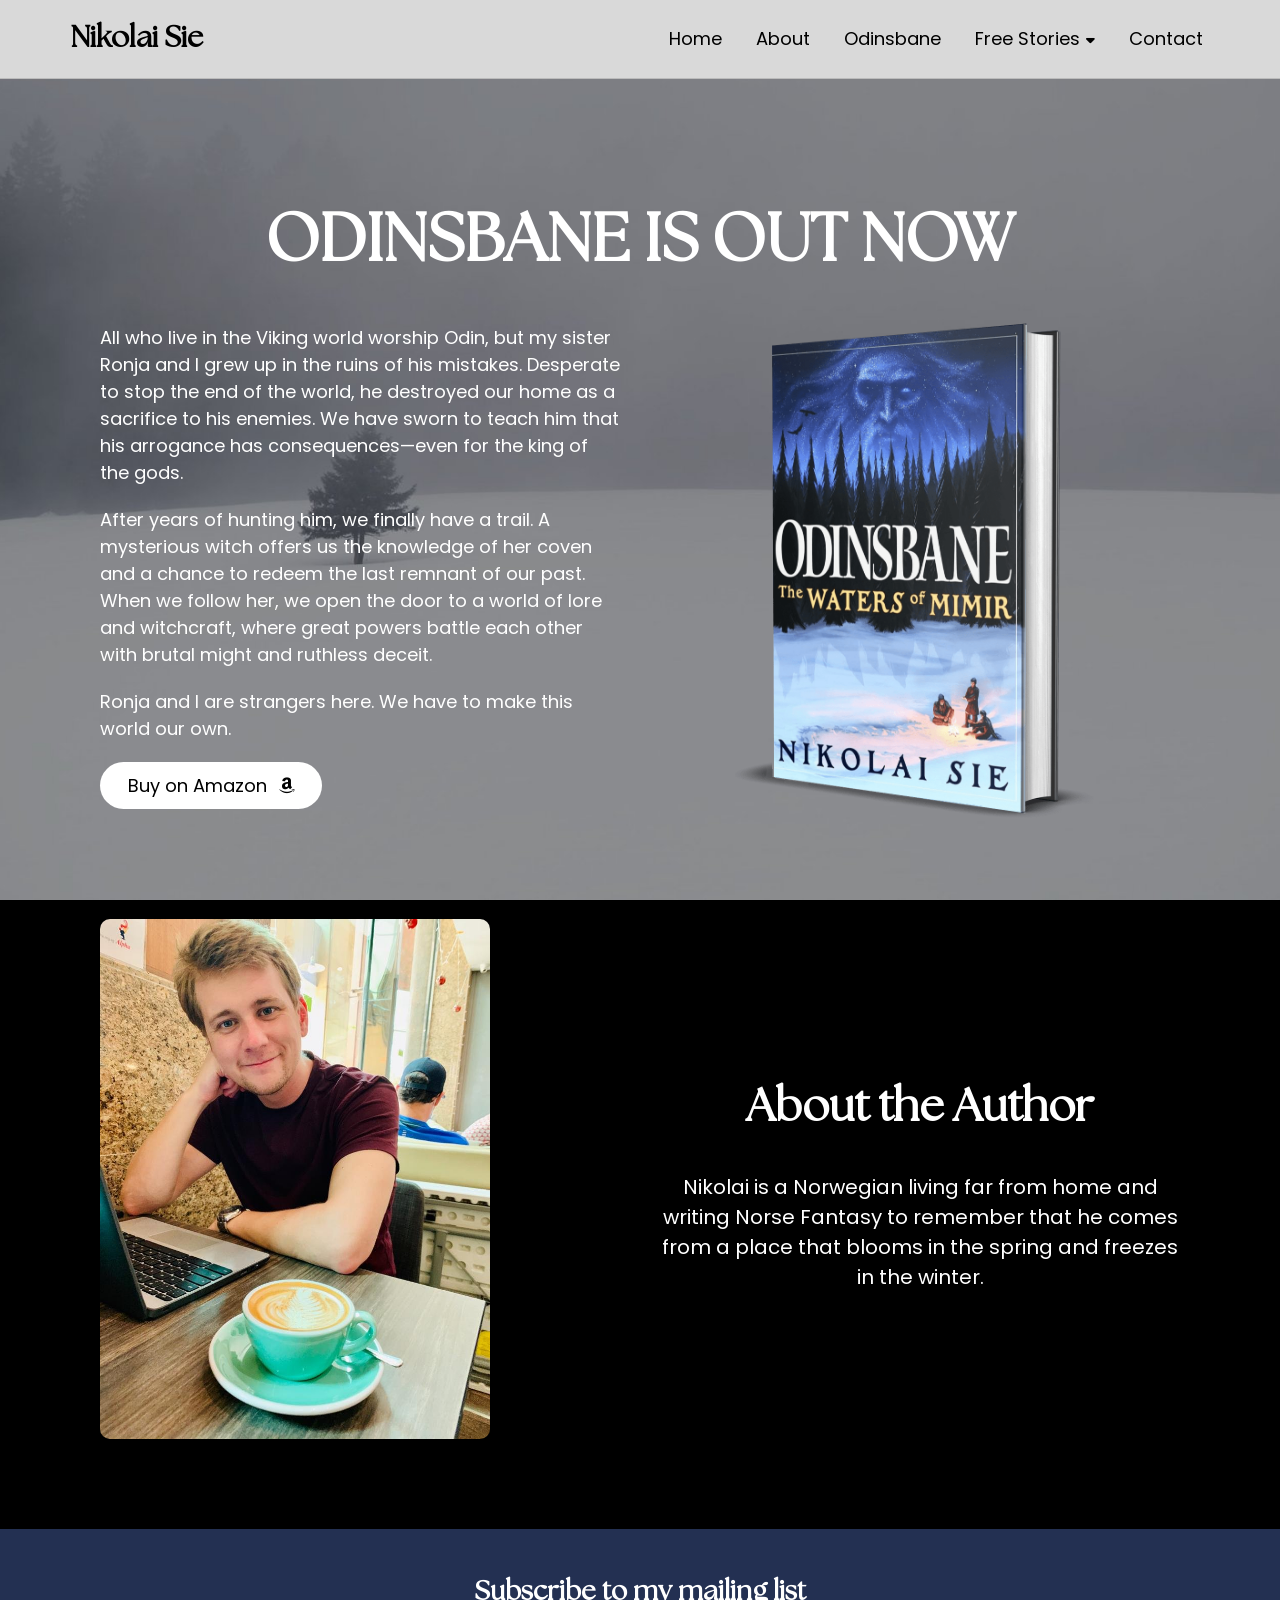
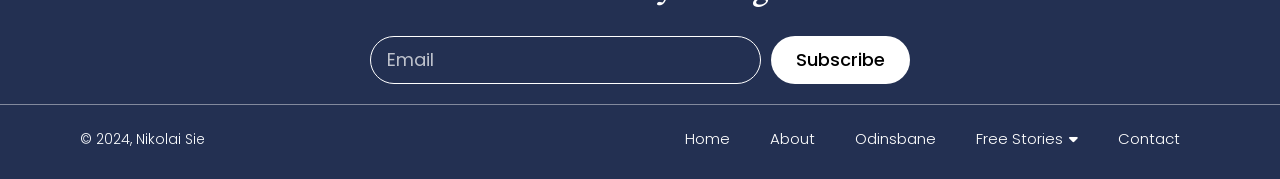
<file: index.html>
<!doctype html>
<html lang="en">
<head>
<meta charset="utf-8">
<meta name="viewport" content="width=device-width, initial-scale=1">
<title>Nikolai Sie</title>
<meta name="description" content="Nikolai Sie writes Norse fantasy. Odinsbane is out now.">
<link rel="icon" href="/assets/img/favicon.png">
<link rel="preconnect" href="https://fonts.googleapis.com">
<link rel="preconnect" href="https://fonts.gstatic.com" crossorigin>
<link rel="stylesheet" href="https://fonts.googleapis.com/css2?family=Poppins:wght@300;400;500;600;700&amp;display=swap">
<link rel="stylesheet" href="https://cdnjs.cloudflare.com/ajax/libs/font-awesome/6.5.2/css/all.min.css">
<link rel="stylesheet" href="/assets/style.css">
<script src="/assets/site.js" defer></script>
</head>
<body>
<a class="skip" href="#content">Skip to content</a>
<header class="site-header">
  <div class="wrap header-inner">
    <a class="brand" href="/">Nikolai Sie</a>
    <button class="menu-toggle" aria-label="Menu" aria-expanded="false" aria-controls="nav"><span></span><span></span><span></span></button>
    <nav id="nav" class="nav">
      <ul>
        <li><a href="/">Home</a></li>
        <li><a href="/#bio">About</a></li>
        <li><a href="/odinsbane/">Odinsbane</a></li>
        <li class="has-sub"><a href="#" aria-haspopup="true">Free Stories<i class="fas fa-caret-down" aria-hidden="true"></i></a>
          <ul>
            <li><a href="/free-stories/jotunheist/">Jotunheist</a></li>
            <li><a href="/free-stories/witchblade/">Witchblade</a></li>
          </ul>
        </li>
        <li><a href="/contact/">Contact</a></li>
      </ul>
    </nav>
  </div>
</header>
<main id="content">
<section class="hero">
  <div class="wrap">
    <h2 class="hero-title">Odinsbane is out now</h2>
  </div>
  <div class="wrap book">
    <div class="book-text">
      <p>All who live in the Viking world worship Odin, but my sister Ronja and I grew up in the ruins of his mistakes. Desperate to stop the end of the world, he destroyed our home as a sacrifice to his enemies. We have sworn to teach him that his arrogance has consequences—even for the king of the gods.</p>
<p>After years of hunting him, we finally have a trail. A mysterious witch offers us the knowledge of her coven and a chance to redeem the last remnant of our past. When we follow her, we open the door to a world of lore and witchcraft, where great powers battle each other with brutal might and ruthless deceit.</p>
<p>Ronja and I are strangers here. We have to make this world our own.</p>
      <a class="btn" href="https://www.amazon.co.uk/Odinsbane-Waters-Mimir-Saga/dp/B0DX1754L5" target="_blank" rel="noopener">Buy on Amazon<i class="fab fa-amazon" aria-hidden="true"></i></a>
    </div>
    <div class="book-cover"><img src="/assets/img/odinsbane-cover.png" alt="Odinsbane cover" width="913" height="1106"></div>
  </div>
  <div class="wrap about" id="bio">
    <div class="about-img"><img src="/assets/img/nikolai-sie.jpeg" alt="Nikolai Sie" width="768" height="1024"></div>
    <div class="about-text">
      <h2>About the Author</h2>
      <p>Nikolai is a Norwegian living far from home and writing Norse Fantasy to remember that he comes from a place that blooms in the spring and freezes in the winter.</p>
    </div>
  </div>
</section>
</main>
<section class="subscribe">
  <div class="wrap">
    <h2 class="fade-in">Subscribe to my mailing list</h2>
    <form class="sub-form" method="post" action="#" name="subscribe">
      <input type="email" name="email" placeholder="Email" required aria-label="Email">
      <button type="submit">Subscribe</button>
    </form>
  </div>
</section>
<footer class="site-footer">
  <div class="wrap footer-inner">
    <p>&copy; 2024, Nikolai Sie</p>
    <nav class="footer-nav">
      <ul>
        <li><a href="/">Home</a></li>
        <li><a href="/#bio">About</a></li>
        <li><a href="/odinsbane/">Odinsbane</a></li>
        <li class="has-sub"><a href="#" aria-haspopup="true">Free Stories<i class="fas fa-caret-down" aria-hidden="true"></i></a>
          <ul>
            <li><a href="/free-stories/jotunheist/">Jotunheist</a></li>
            <li><a href="/free-stories/witchblade/">Witchblade</a></li>
          </ul>
        </li>
        <li><a href="/contact/">Contact</a></li>
      </ul>
    </nav>
  </div>
</footer>
</body>
</html>
</file>
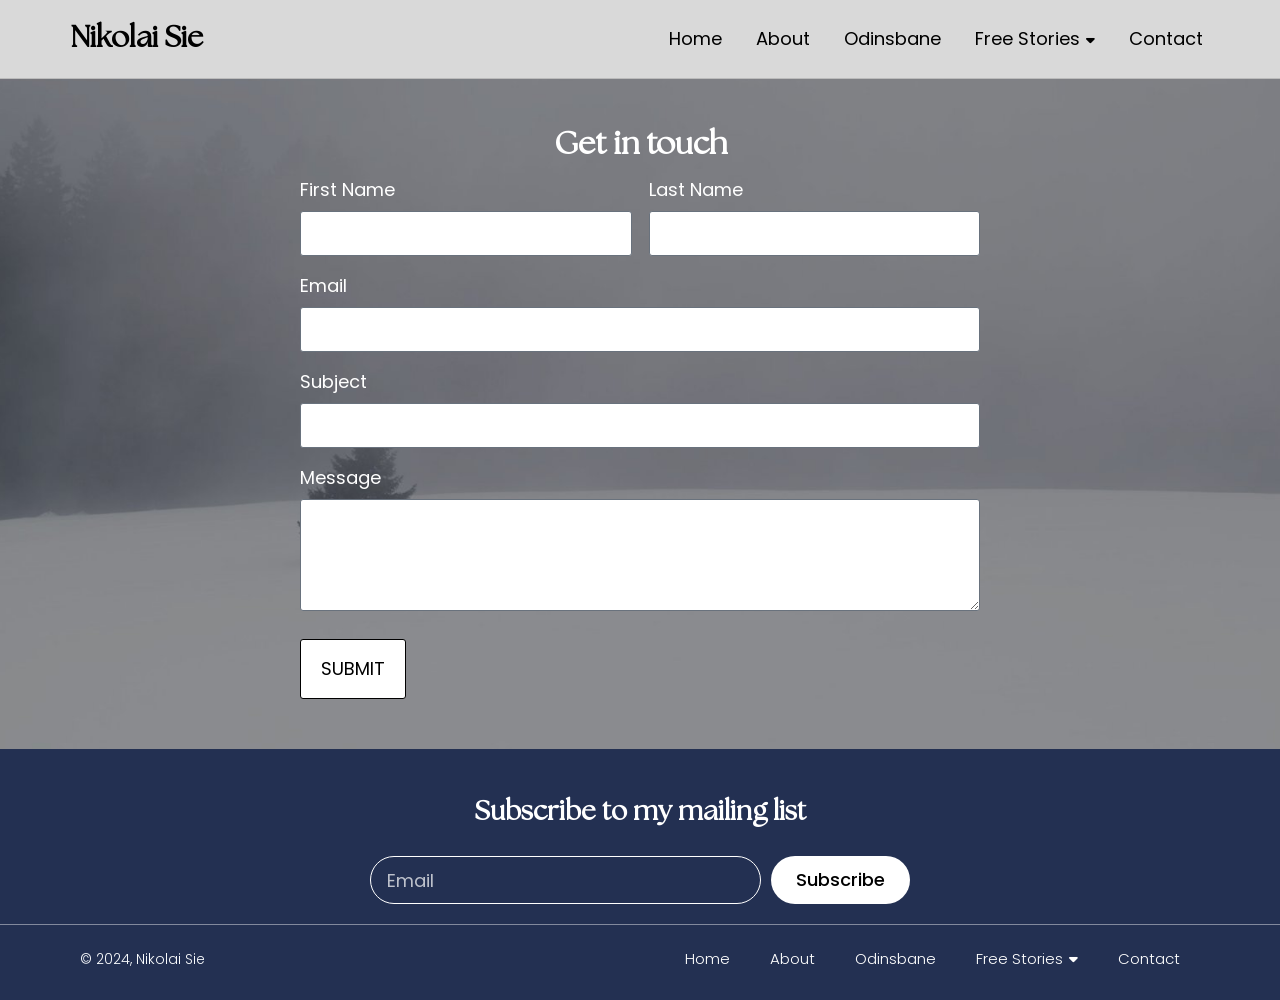
<file: contact/index.html>
<!doctype html>
<html lang="en">
<head>
<meta charset="utf-8">
<meta name="viewport" content="width=device-width, initial-scale=1">
<title>Contact - Nikolai Sie</title>
<meta name="description" content="Nikolai Sie writes Norse fantasy. Odinsbane is out now.">
<link rel="icon" href="/assets/img/favicon.png">
<link rel="preconnect" href="https://fonts.googleapis.com">
<link rel="preconnect" href="https://fonts.gstatic.com" crossorigin>
<link rel="stylesheet" href="https://fonts.googleapis.com/css2?family=Poppins:wght@300;400;500;600;700&amp;display=swap">
<link rel="stylesheet" href="https://cdnjs.cloudflare.com/ajax/libs/font-awesome/6.5.2/css/all.min.css">
<link rel="stylesheet" href="/assets/style.css">
<script src="/assets/site.js" defer></script>
</head>
<body>
<a class="skip" href="#content">Skip to content</a>
<header class="site-header">
  <div class="wrap header-inner">
    <a class="brand" href="/">Nikolai Sie</a>
    <button class="menu-toggle" aria-label="Menu" aria-expanded="false" aria-controls="nav"><span></span><span></span><span></span></button>
    <nav id="nav" class="nav">
      <ul>
        <li><a href="/">Home</a></li>
        <li><a href="/#bio">About</a></li>
        <li><a href="/odinsbane/">Odinsbane</a></li>
        <li class="has-sub"><a href="#" aria-haspopup="true">Free Stories<i class="fas fa-caret-down" aria-hidden="true"></i></a>
          <ul>
            <li><a href="/free-stories/jotunheist/">Jotunheist</a></li>
            <li><a href="/free-stories/witchblade/">Witchblade</a></li>
          </ul>
        </li>
        <li><a href="/contact/">Contact</a></li>
      </ul>
    </nav>
  </div>
</header>
<main id="content">
<section class="hero hero-short">
  <div class="wrap contact">
    <h2 class="page-title center">Get in touch</h2>
    <form class="contact-form" method="post" action="https://formsubmit.co/nikolai.sie@gmail.com" name="contact">
      <input type="hidden" name="_template" value="table">
      <input type="text" name="_honey" class="honey" tabindex="-1" autocomplete="off" aria-hidden="true">
      <div class="two"><div class="field"><label for="first-name">First Name</label><input id="first-name" name="first-name" type="text" required></div><div class="field"><label for="last-name">Last Name</label><input id="last-name" name="last-name" type="text" required></div></div>
      <div class="field"><label for="email">Email</label><input id="email" name="email" type="email" required></div>
      <div class="field"><label for="subject">Subject</label><input id="subject" name="subject" type="text" required></div>
      <div class="field"><label for="message">Message</label><textarea id="message" name="message" rows="5" required></textarea></div>
      <button class="form-btn" type="submit">Submit</button>
      <p class="form-status" role="status" aria-live="polite"></p>
    </form>
  </div>
</section>
</main>
<section class="subscribe">
  <div class="wrap">
    <h2 class="fade-in">Subscribe to my mailing list</h2>
    <form class="sub-form" method="post" action="#" name="subscribe">
      <input type="email" name="email" placeholder="Email" required aria-label="Email">
      <button type="submit">Subscribe</button>
    </form>
  </div>
</section>
<footer class="site-footer">
  <div class="wrap footer-inner">
    <p>&copy; 2024, Nikolai Sie</p>
    <nav class="footer-nav">
      <ul>
        <li><a href="/">Home</a></li>
        <li><a href="/#bio">About</a></li>
        <li><a href="/odinsbane/">Odinsbane</a></li>
        <li class="has-sub"><a href="#" aria-haspopup="true">Free Stories<i class="fas fa-caret-down" aria-hidden="true"></i></a>
          <ul>
            <li><a href="/free-stories/jotunheist/">Jotunheist</a></li>
            <li><a href="/free-stories/witchblade/">Witchblade</a></li>
          </ul>
        </li>
        <li><a href="/contact/">Contact</a></li>
      </ul>
    </nav>
  </div>
</footer>
</body>
</html>
</file>
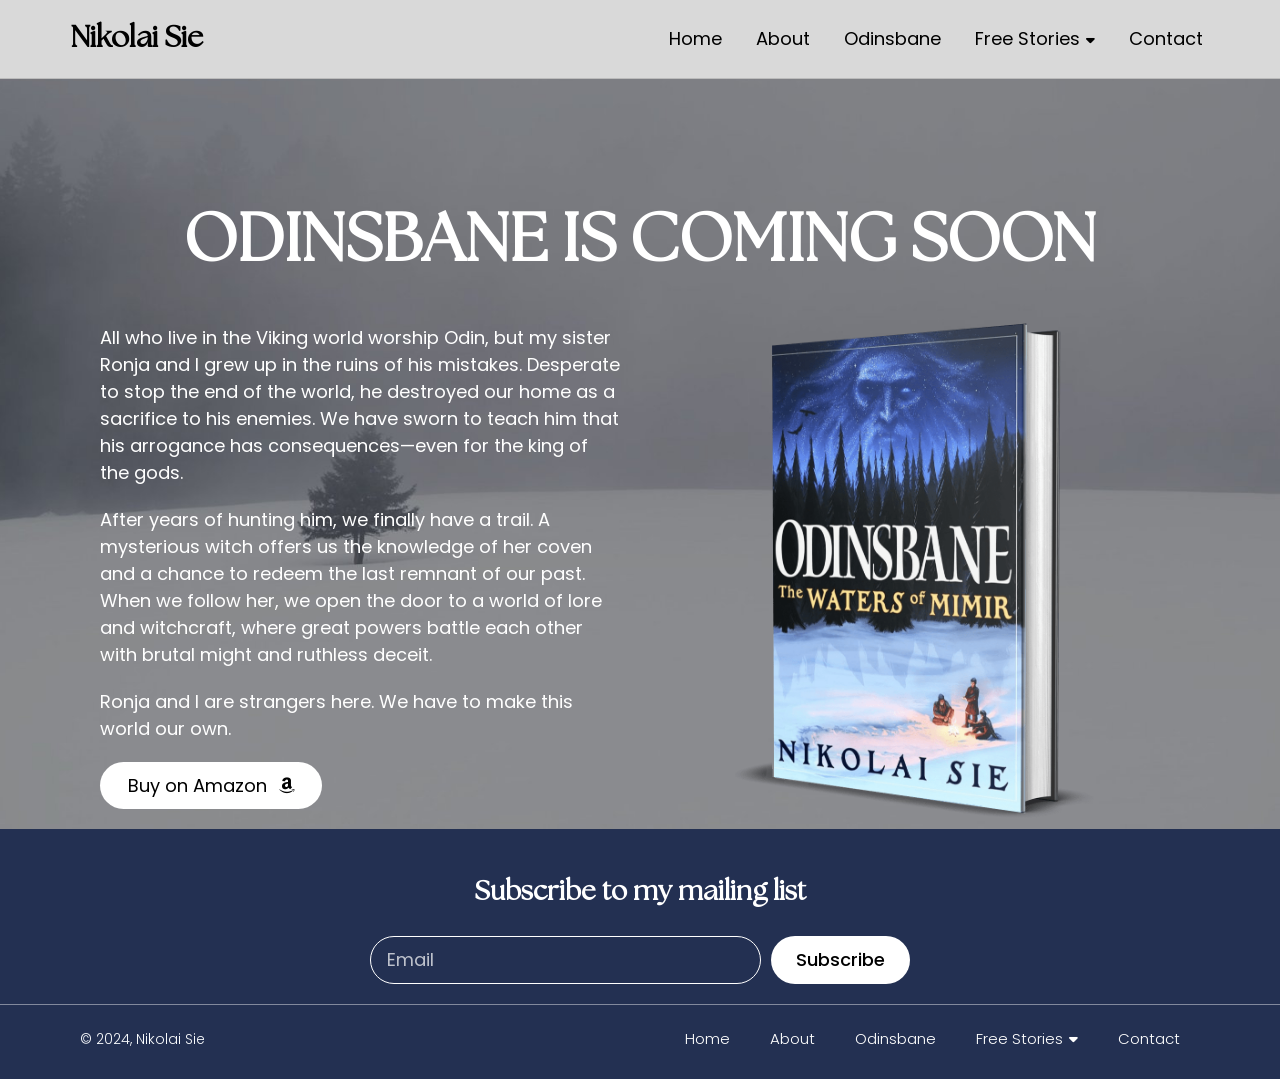
<file: odinsbane/index.html>
<!doctype html>
<html lang="en">
<head>
<meta charset="utf-8">
<meta name="viewport" content="width=device-width, initial-scale=1">
<title>Odinsbane - Nikolai Sie</title>
<meta name="description" content="Nikolai Sie writes Norse fantasy. Odinsbane is out now.">
<link rel="icon" href="/assets/img/favicon.png">
<link rel="preconnect" href="https://fonts.googleapis.com">
<link rel="preconnect" href="https://fonts.gstatic.com" crossorigin>
<link rel="stylesheet" href="https://fonts.googleapis.com/css2?family=Poppins:wght@300;400;500;600;700&amp;display=swap">
<link rel="stylesheet" href="https://cdnjs.cloudflare.com/ajax/libs/font-awesome/6.5.2/css/all.min.css">
<link rel="stylesheet" href="/assets/style.css">
<script src="/assets/site.js" defer></script>
</head>
<body>
<a class="skip" href="#content">Skip to content</a>
<header class="site-header">
  <div class="wrap header-inner">
    <a class="brand" href="/">Nikolai Sie</a>
    <button class="menu-toggle" aria-label="Menu" aria-expanded="false" aria-controls="nav"><span></span><span></span><span></span></button>
    <nav id="nav" class="nav">
      <ul>
        <li><a href="/">Home</a></li>
        <li><a href="/#bio">About</a></li>
        <li><a href="/odinsbane/">Odinsbane</a></li>
        <li class="has-sub"><a href="#" aria-haspopup="true">Free Stories<i class="fas fa-caret-down" aria-hidden="true"></i></a>
          <ul>
            <li><a href="/free-stories/jotunheist/">Jotunheist</a></li>
            <li><a href="/free-stories/witchblade/">Witchblade</a></li>
          </ul>
        </li>
        <li><a href="/contact/">Contact</a></li>
      </ul>
    </nav>
  </div>
</header>
<main id="content">
<section class="hero">
  <div class="wrap">
    <h2 class="hero-title">Odinsbane is coming soon</h2>
  </div>
  <div class="wrap book">
    <div class="book-text">
      <p>All who live in the Viking world worship Odin, but my sister Ronja and I grew up in the ruins of his mistakes. Desperate to stop the end of the world, he destroyed our home as a sacrifice to his enemies. We have sworn to teach him that his arrogance has consequences—even for the king of the gods.</p>
<p>After years of hunting him, we finally have a trail. A mysterious witch offers us the knowledge of her coven and a chance to redeem the last remnant of our past. When we follow her, we open the door to a world of lore and witchcraft, where great powers battle each other with brutal might and ruthless deceit.</p>
<p>Ronja and I are strangers here. We have to make this world our own.</p>
      <a class="btn" href="#link">Buy on Amazon<i class="fab fa-amazon" aria-hidden="true"></i></a>
    </div>
    <div class="book-cover"><img src="/assets/img/odinsbane-cover.png" alt="Odinsbane cover" width="913" height="1106"></div>
  </div>
</section>
</main>
<section class="subscribe">
  <div class="wrap">
    <h2 class="fade-in">Subscribe to my mailing list</h2>
    <form class="sub-form" method="post" action="#" name="subscribe">
      <input type="email" name="email" placeholder="Email" required aria-label="Email">
      <button type="submit">Subscribe</button>
    </form>
  </div>
</section>
<footer class="site-footer">
  <div class="wrap footer-inner">
    <p>&copy; 2024, Nikolai Sie</p>
    <nav class="footer-nav">
      <ul>
        <li><a href="/">Home</a></li>
        <li><a href="/#bio">About</a></li>
        <li><a href="/odinsbane/">Odinsbane</a></li>
        <li class="has-sub"><a href="#" aria-haspopup="true">Free Stories<i class="fas fa-caret-down" aria-hidden="true"></i></a>
          <ul>
            <li><a href="/free-stories/jotunheist/">Jotunheist</a></li>
            <li><a href="/free-stories/witchblade/">Witchblade</a></li>
          </ul>
        </li>
        <li><a href="/contact/">Contact</a></li>
      </ul>
    </nav>
  </div>
</footer>
</body>
</html>
</file>
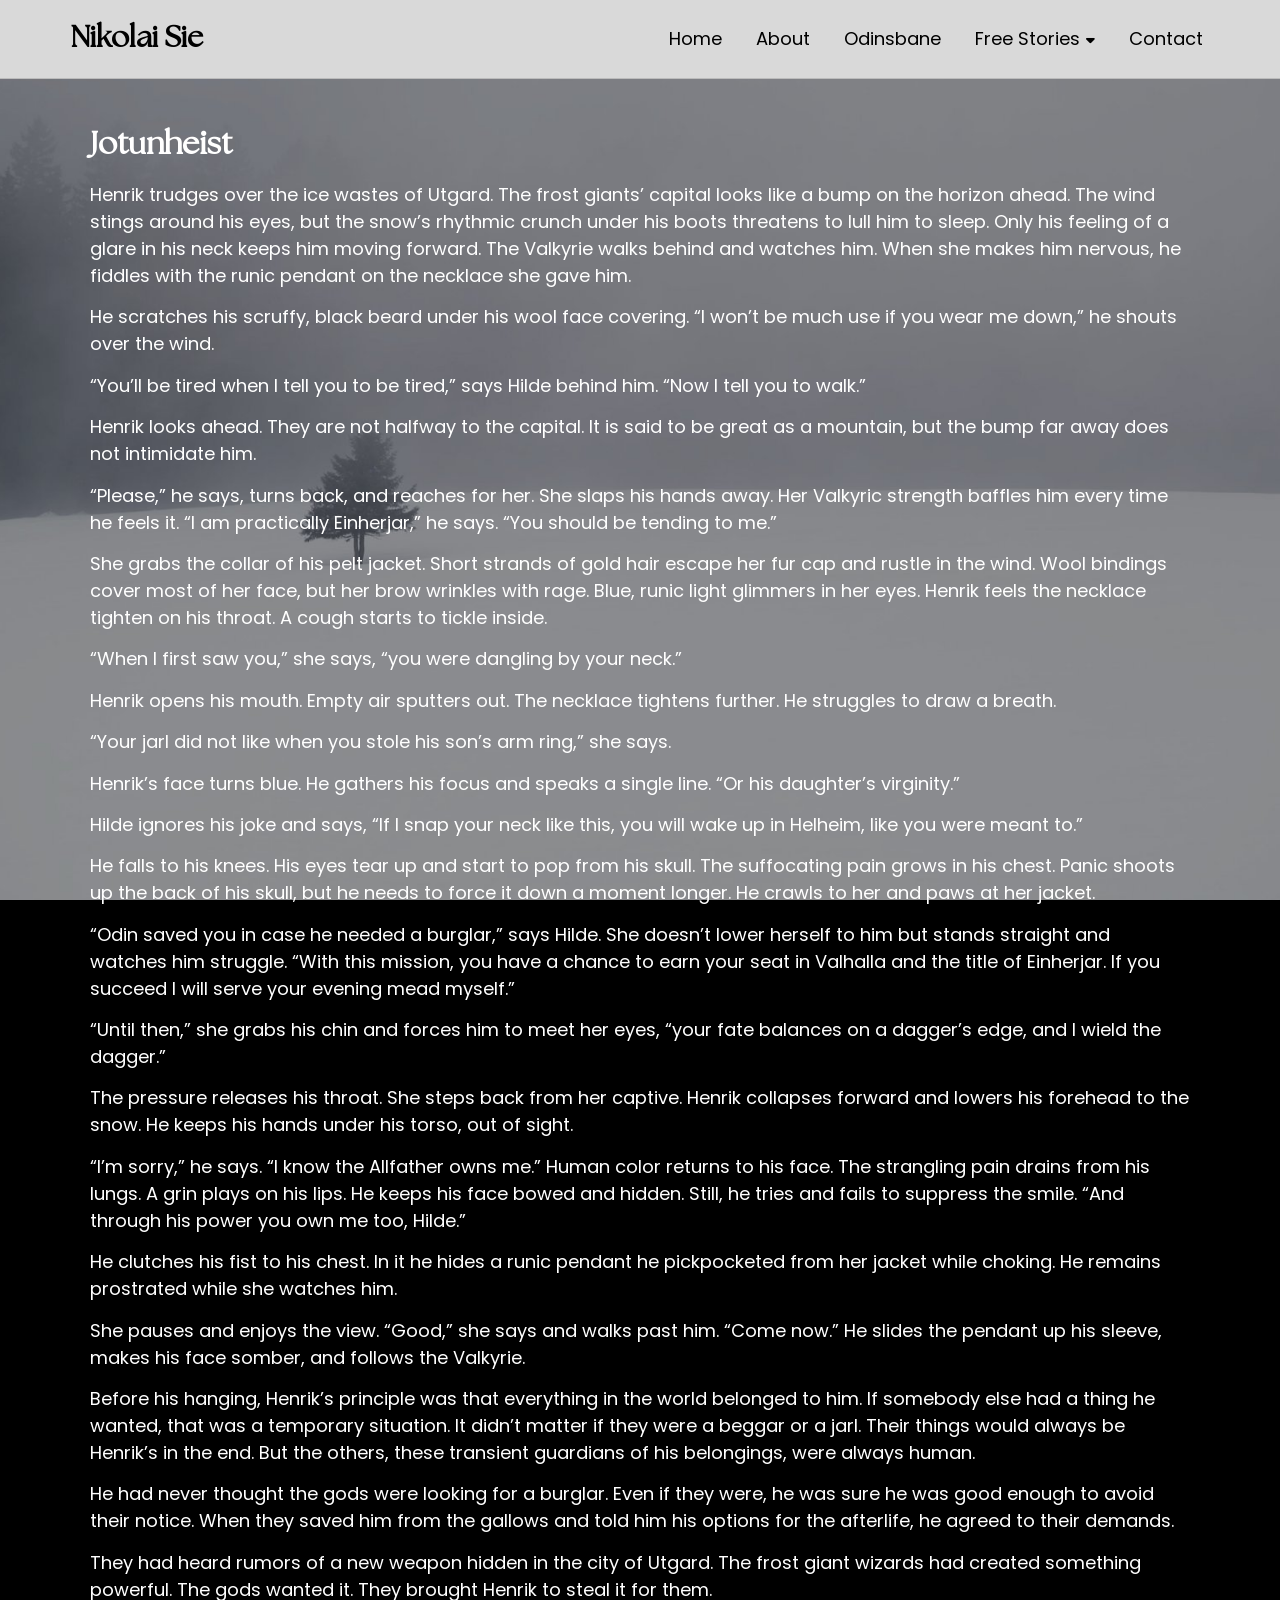
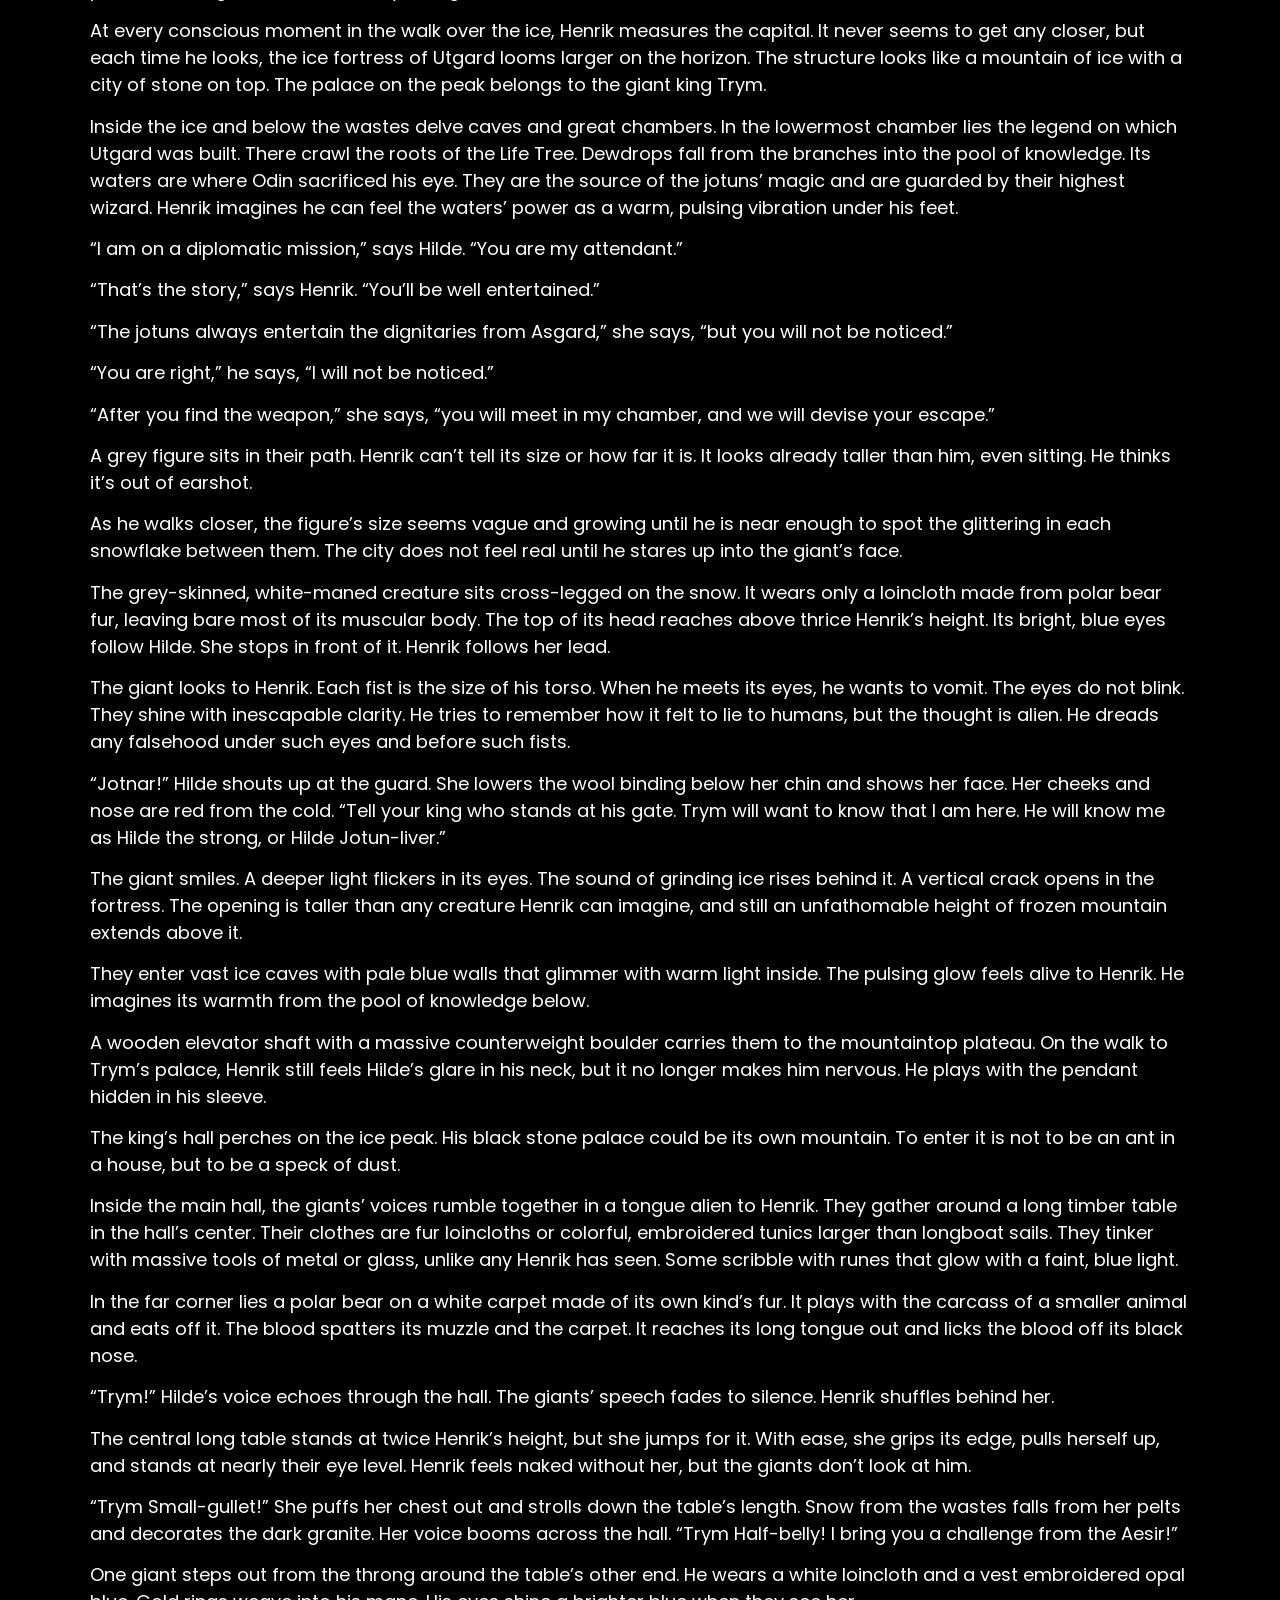
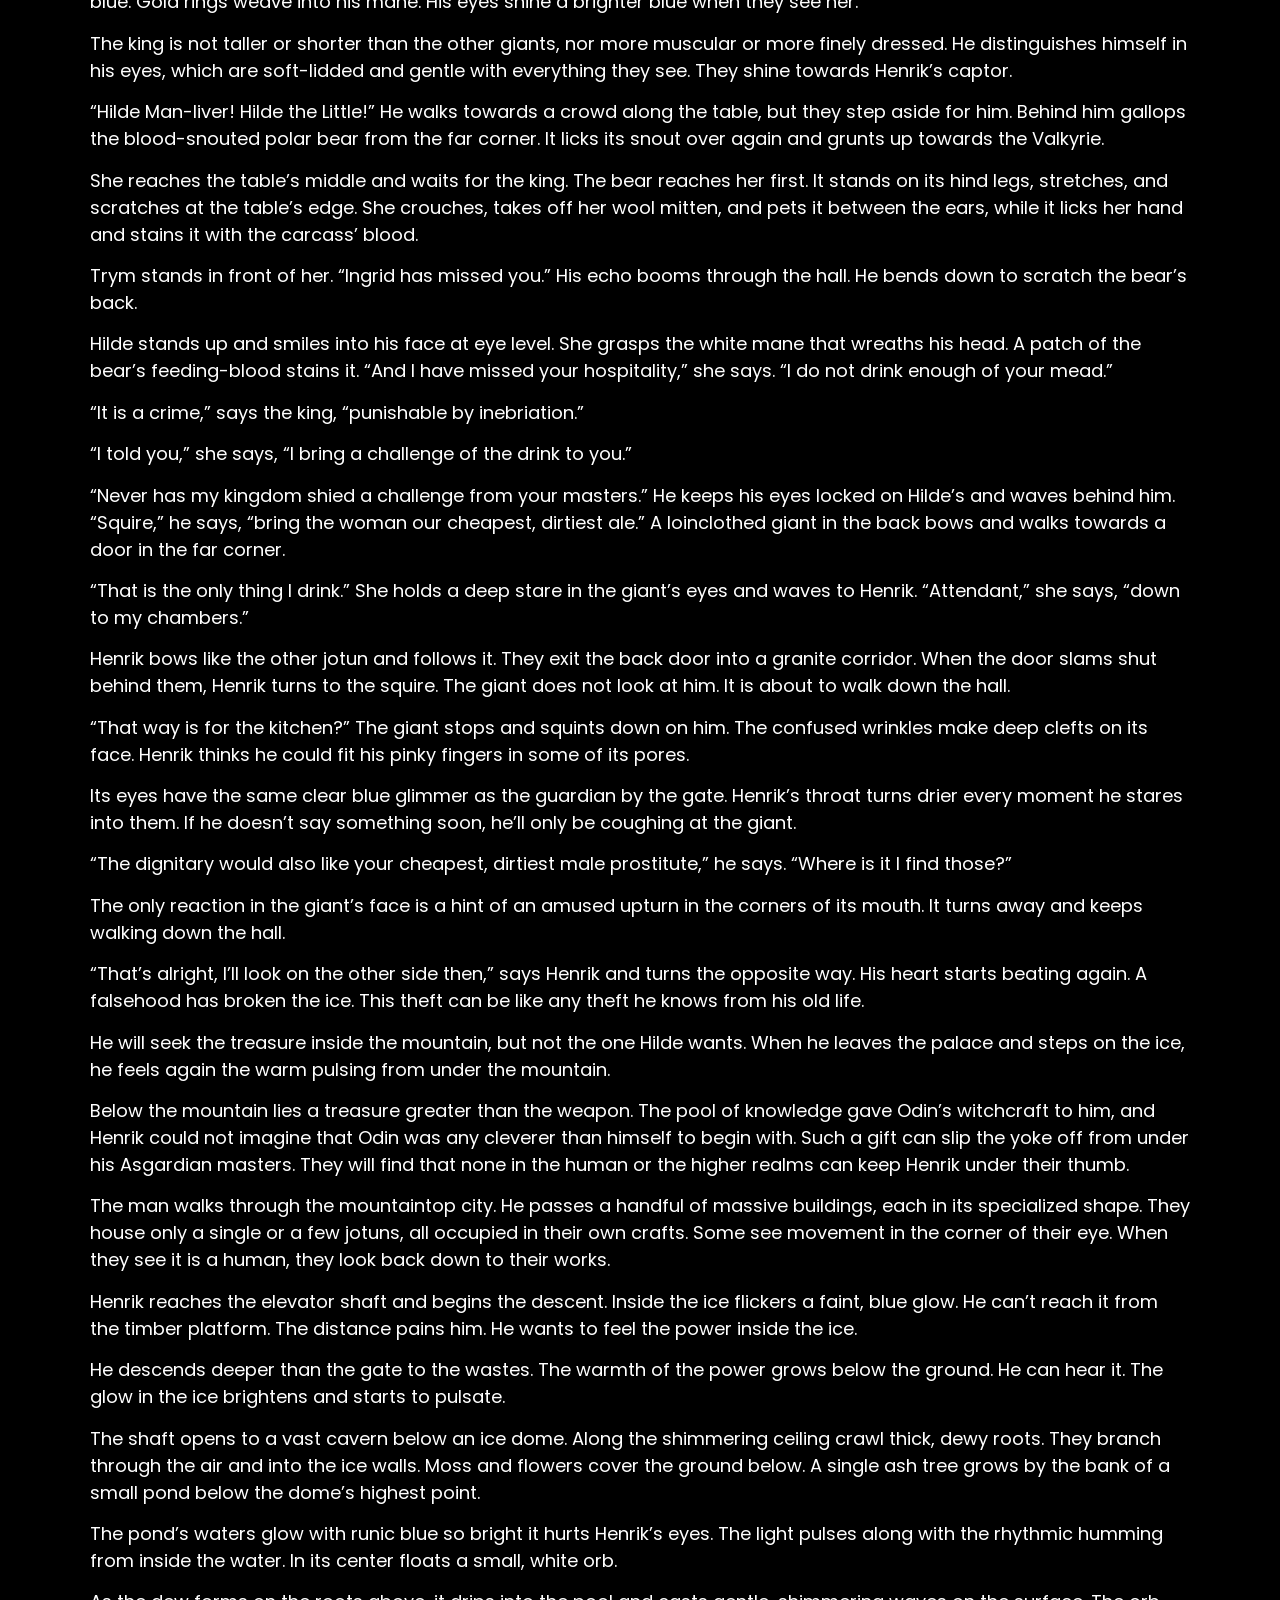
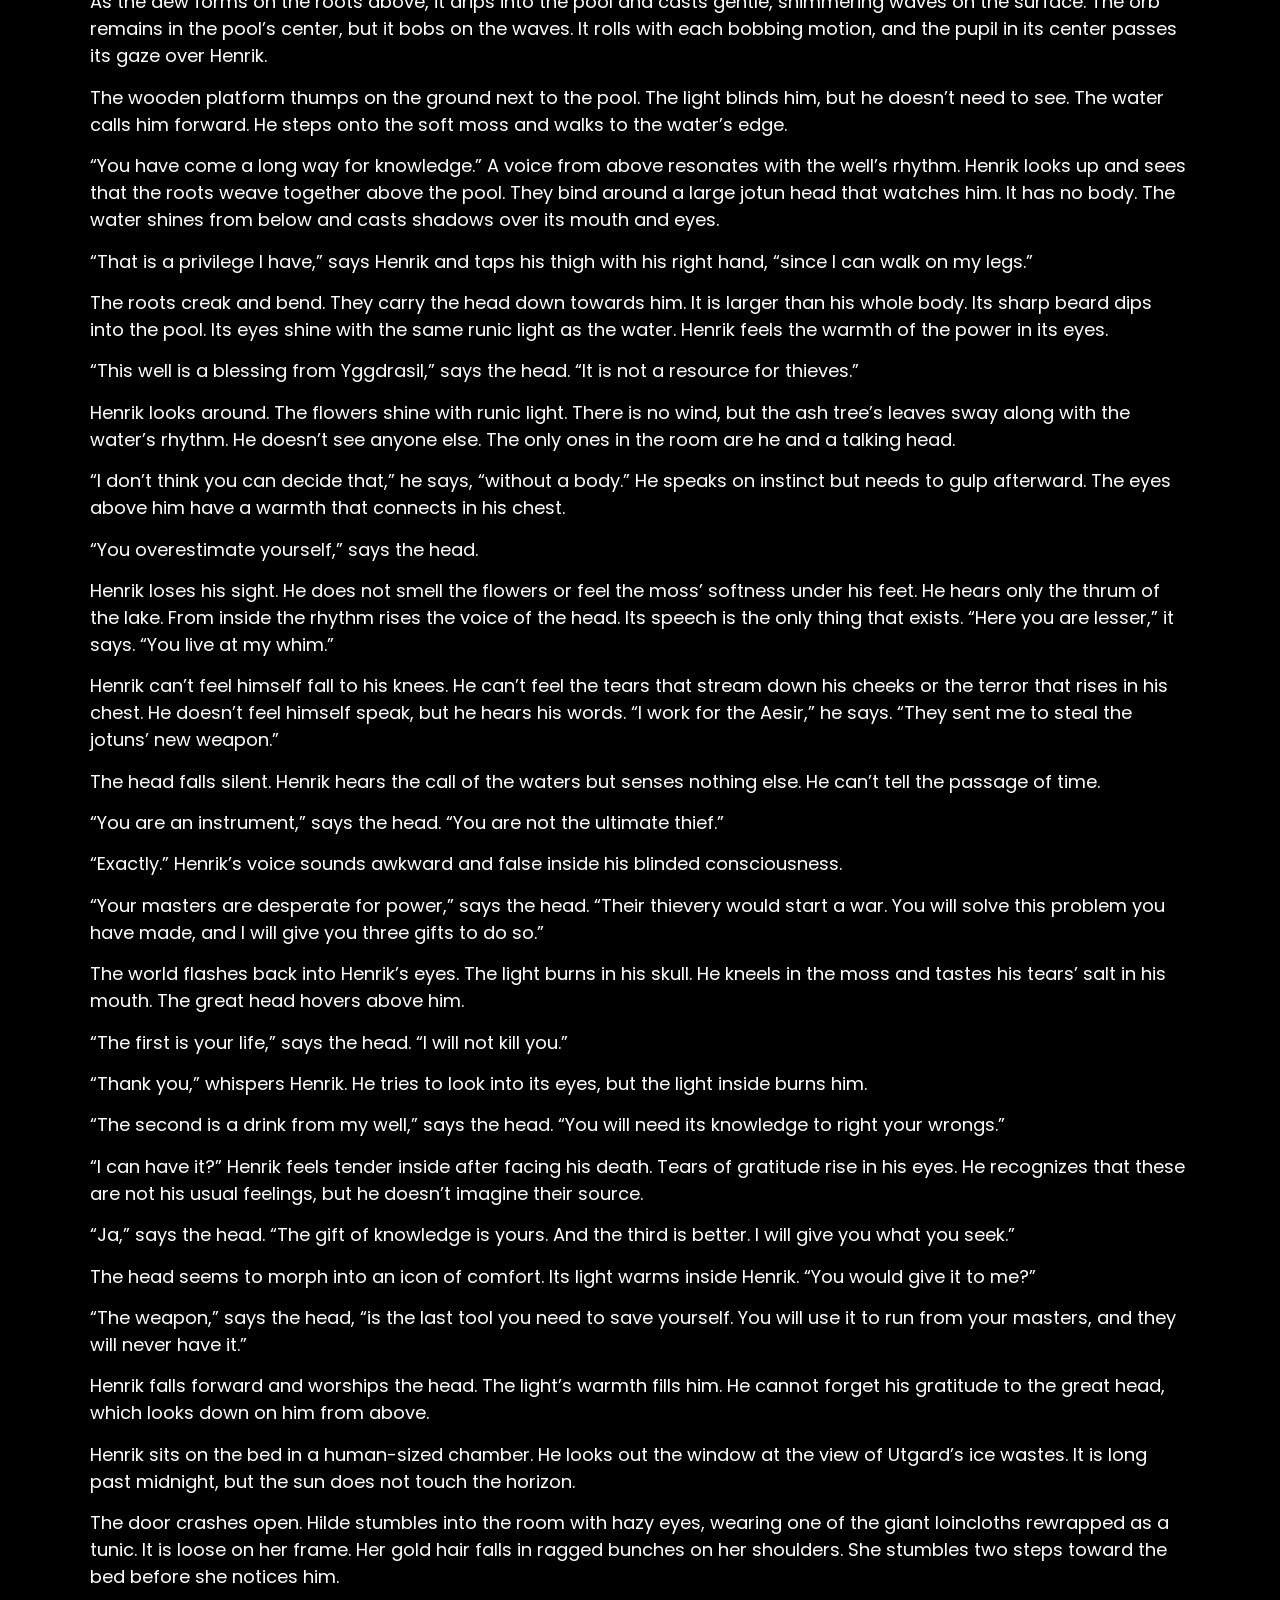
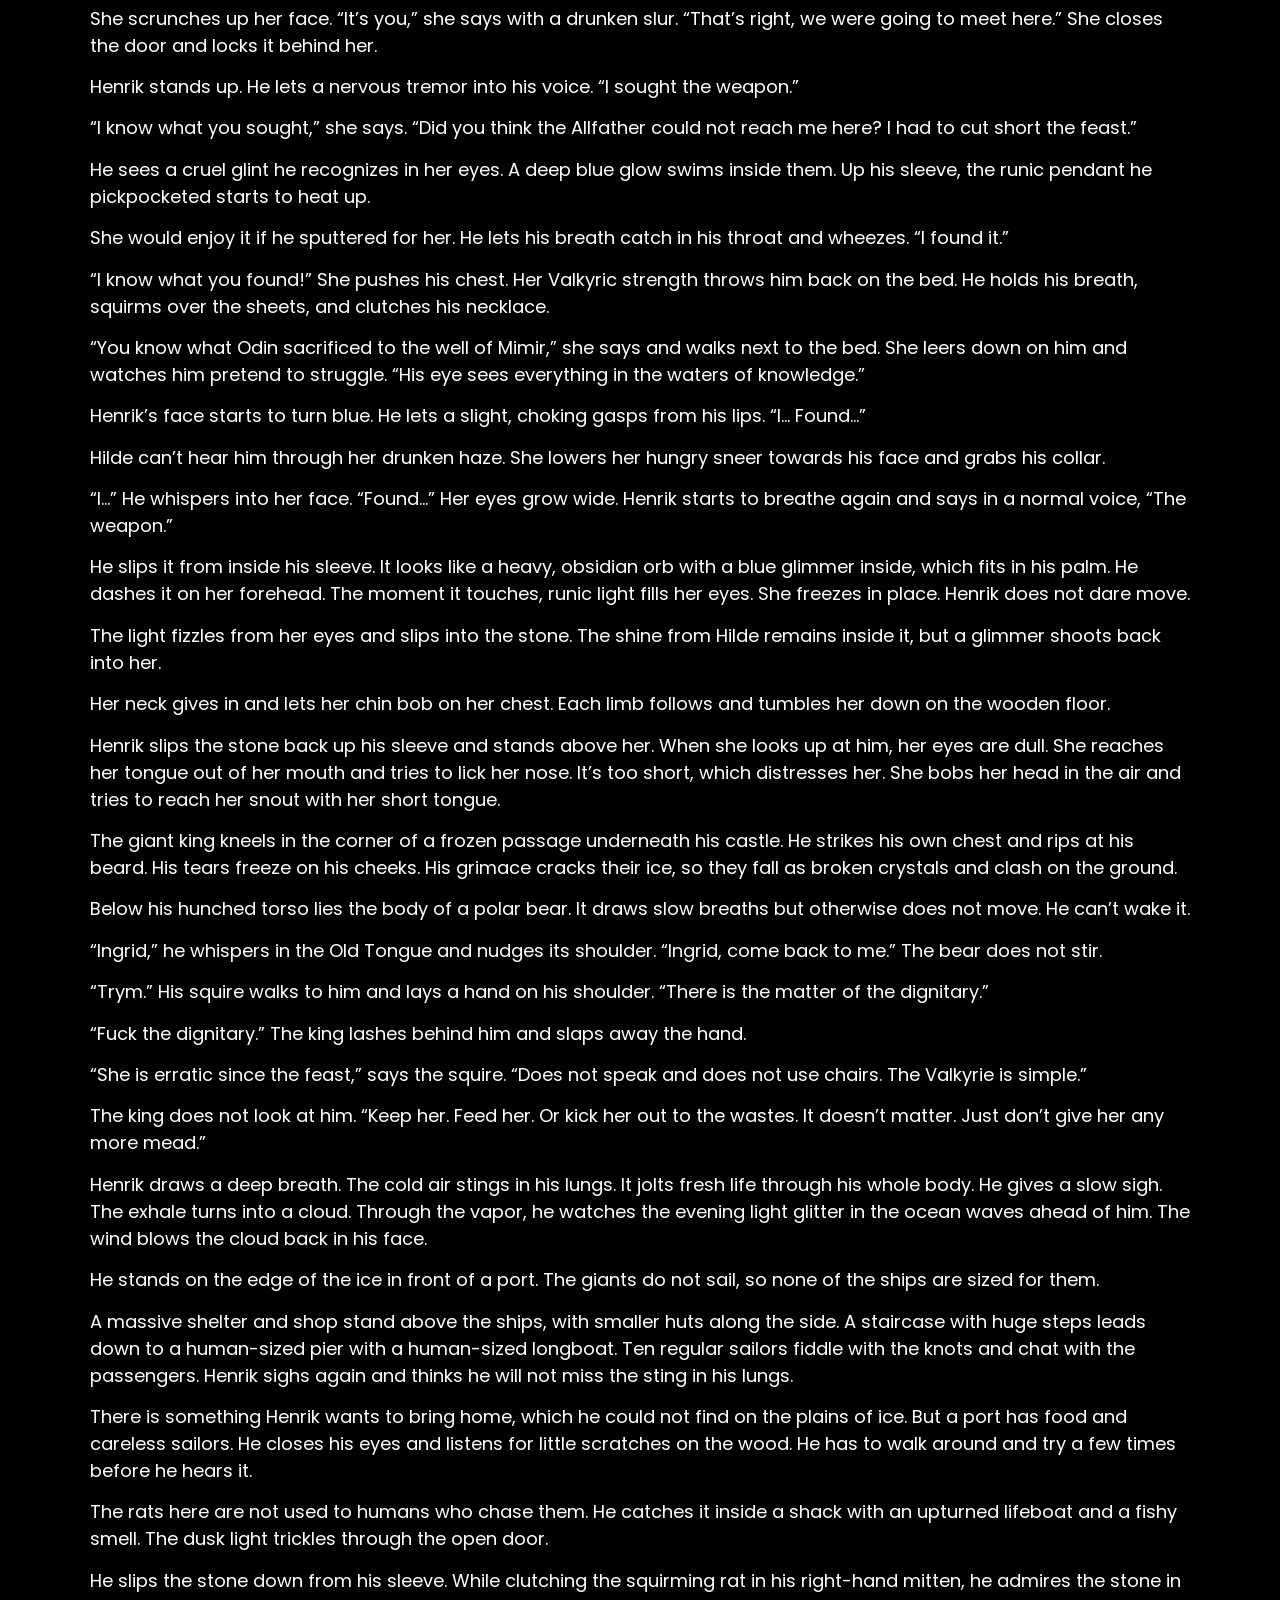
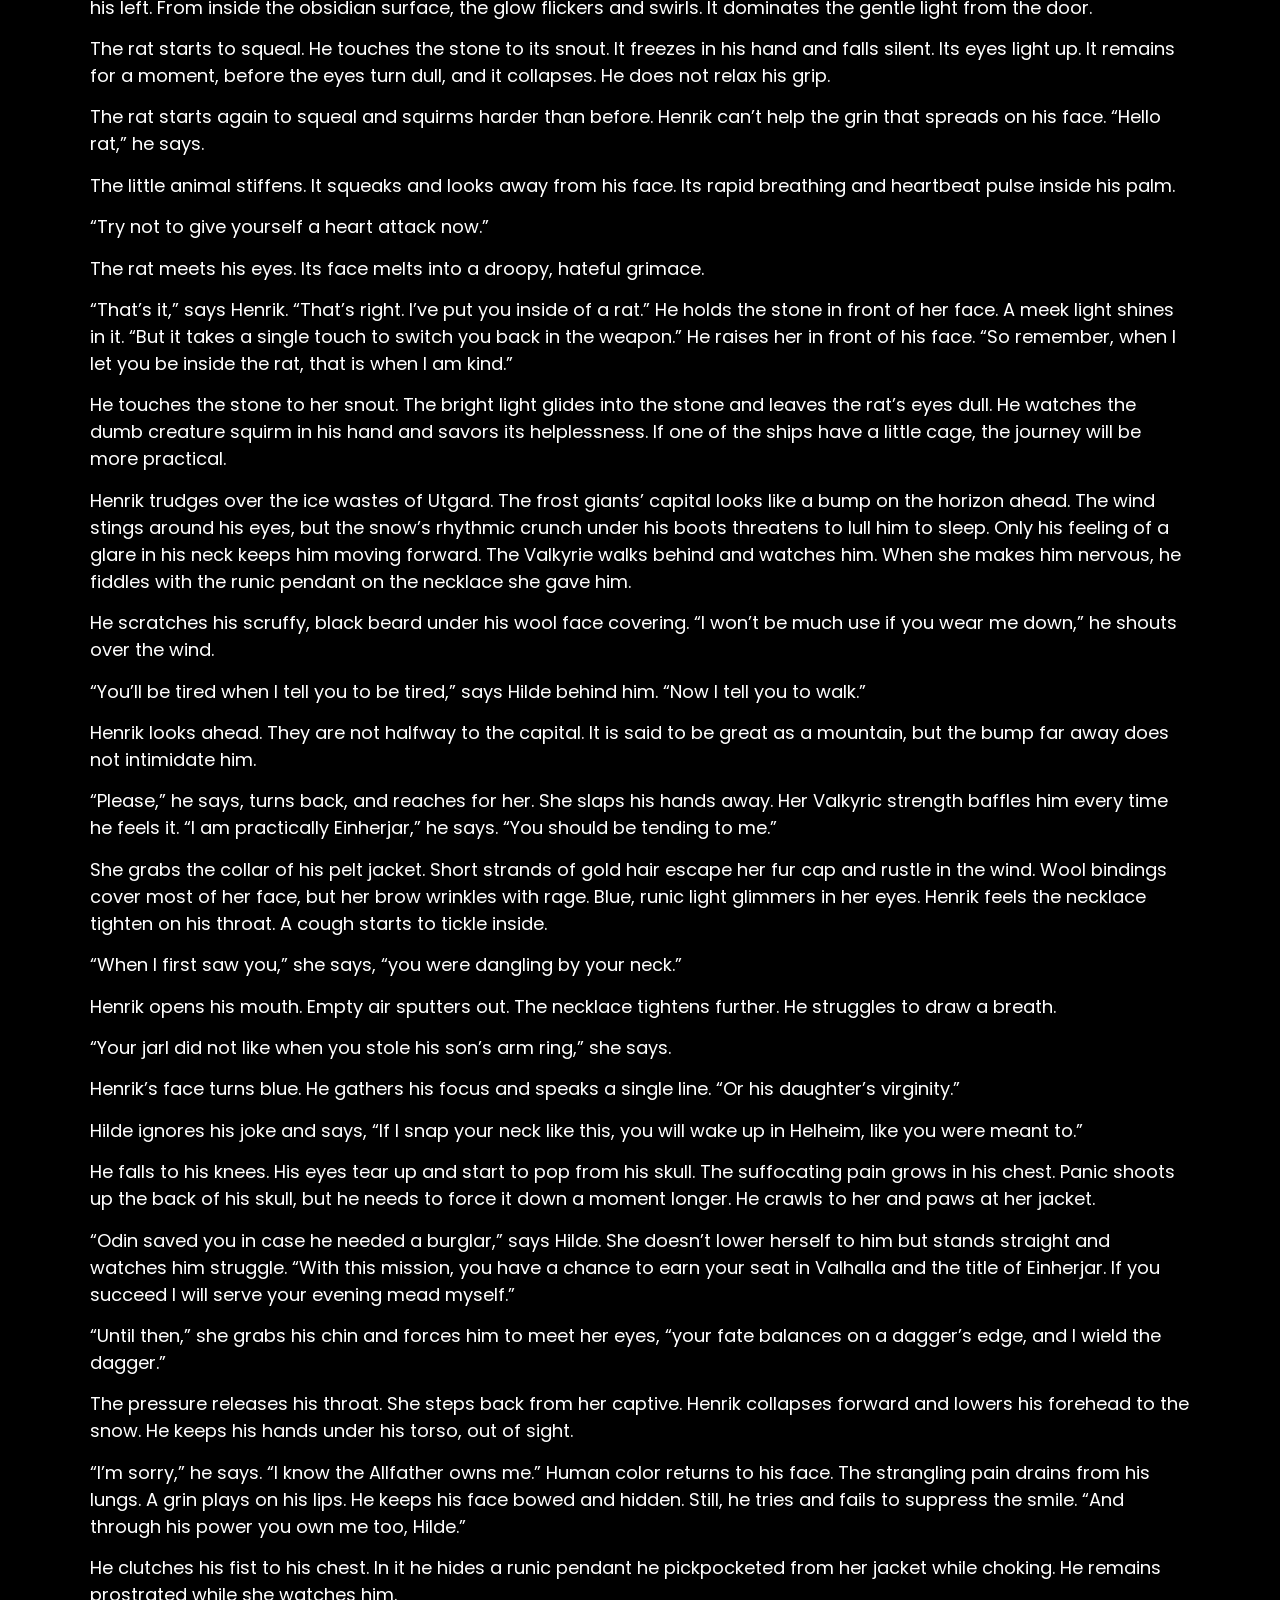
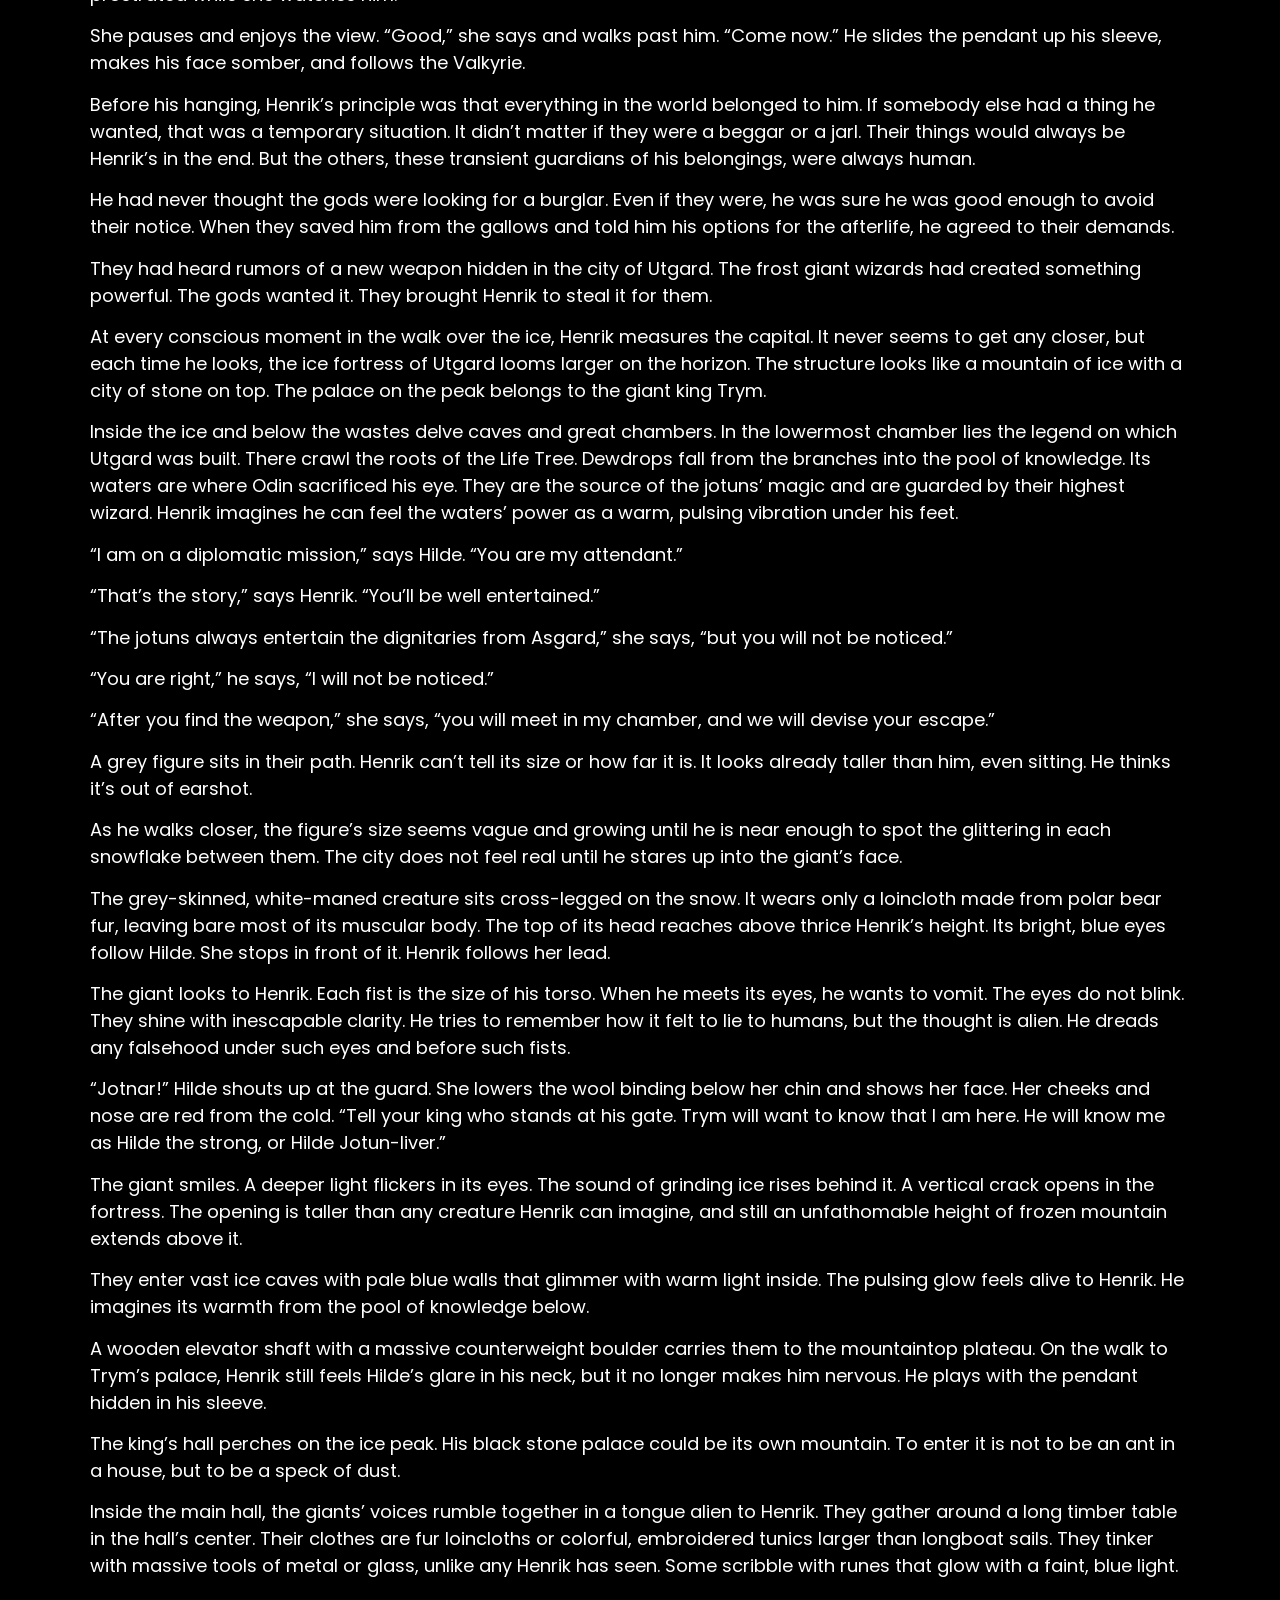
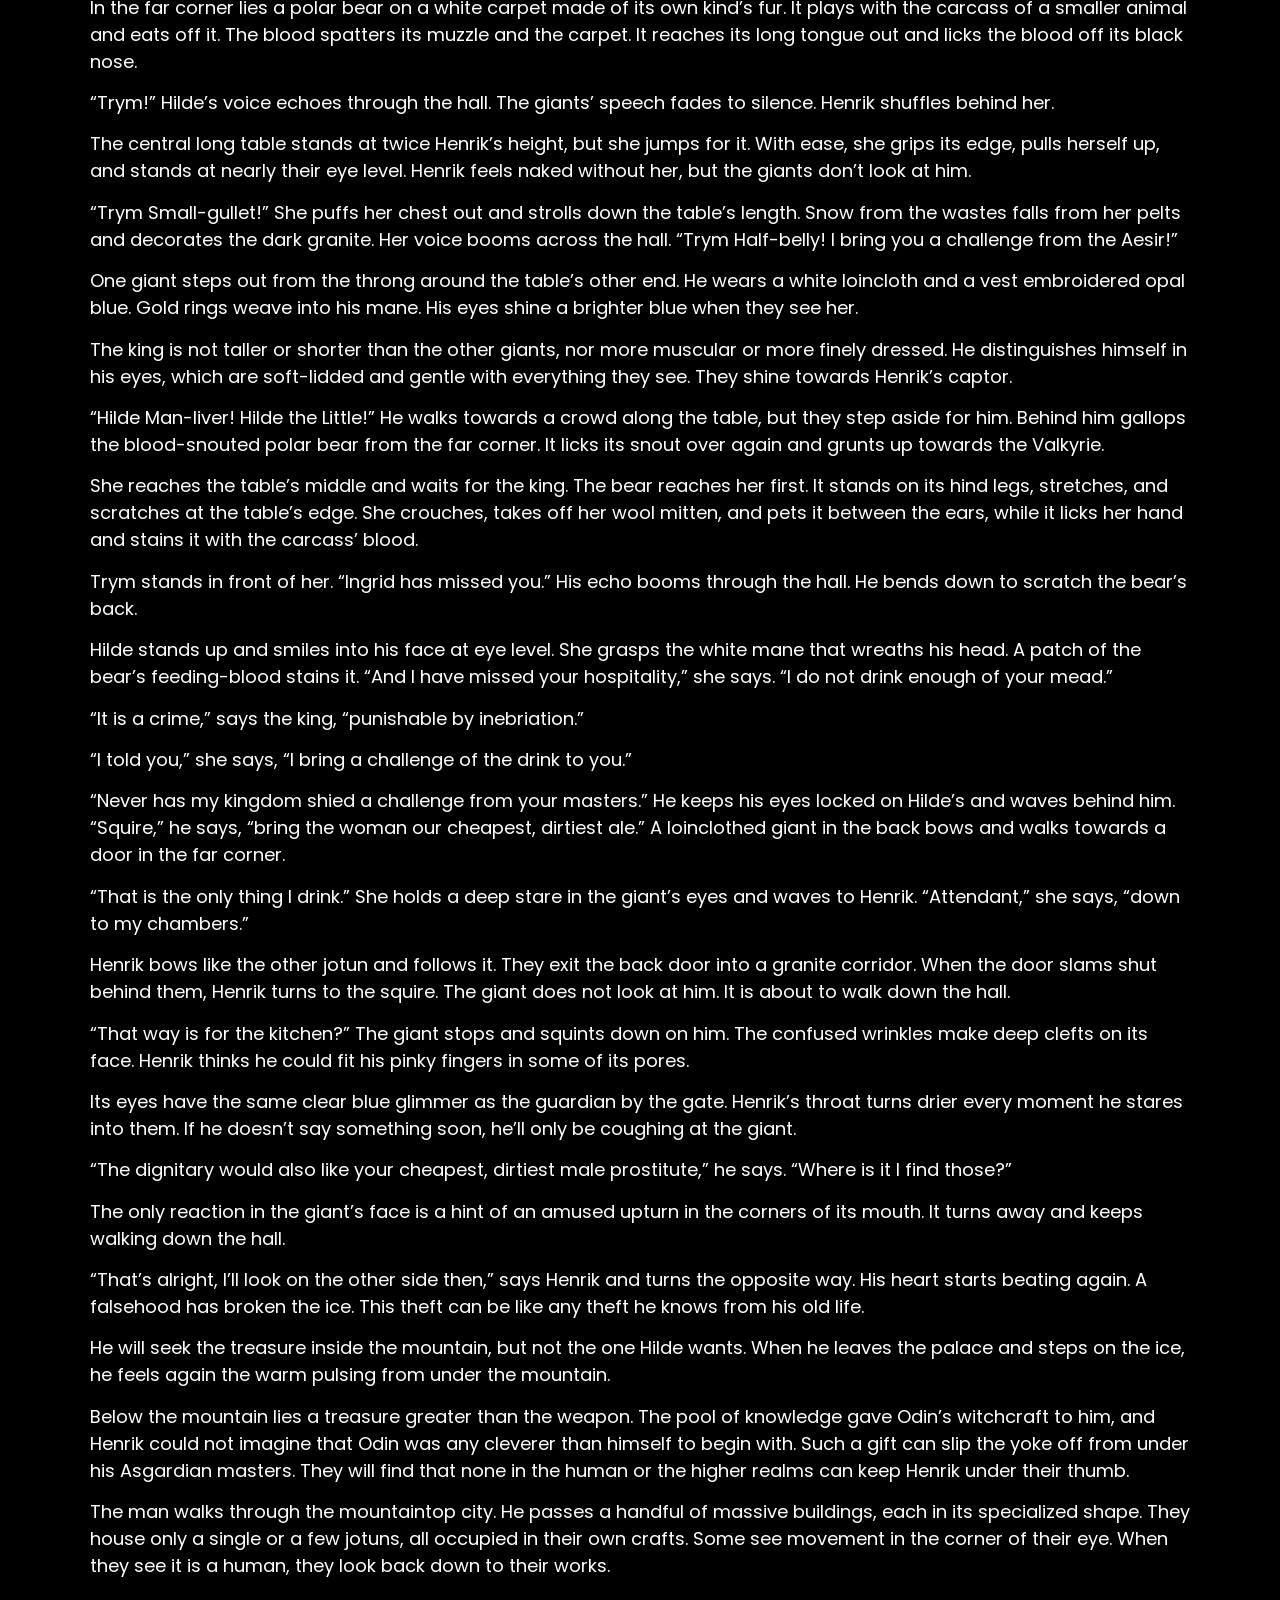
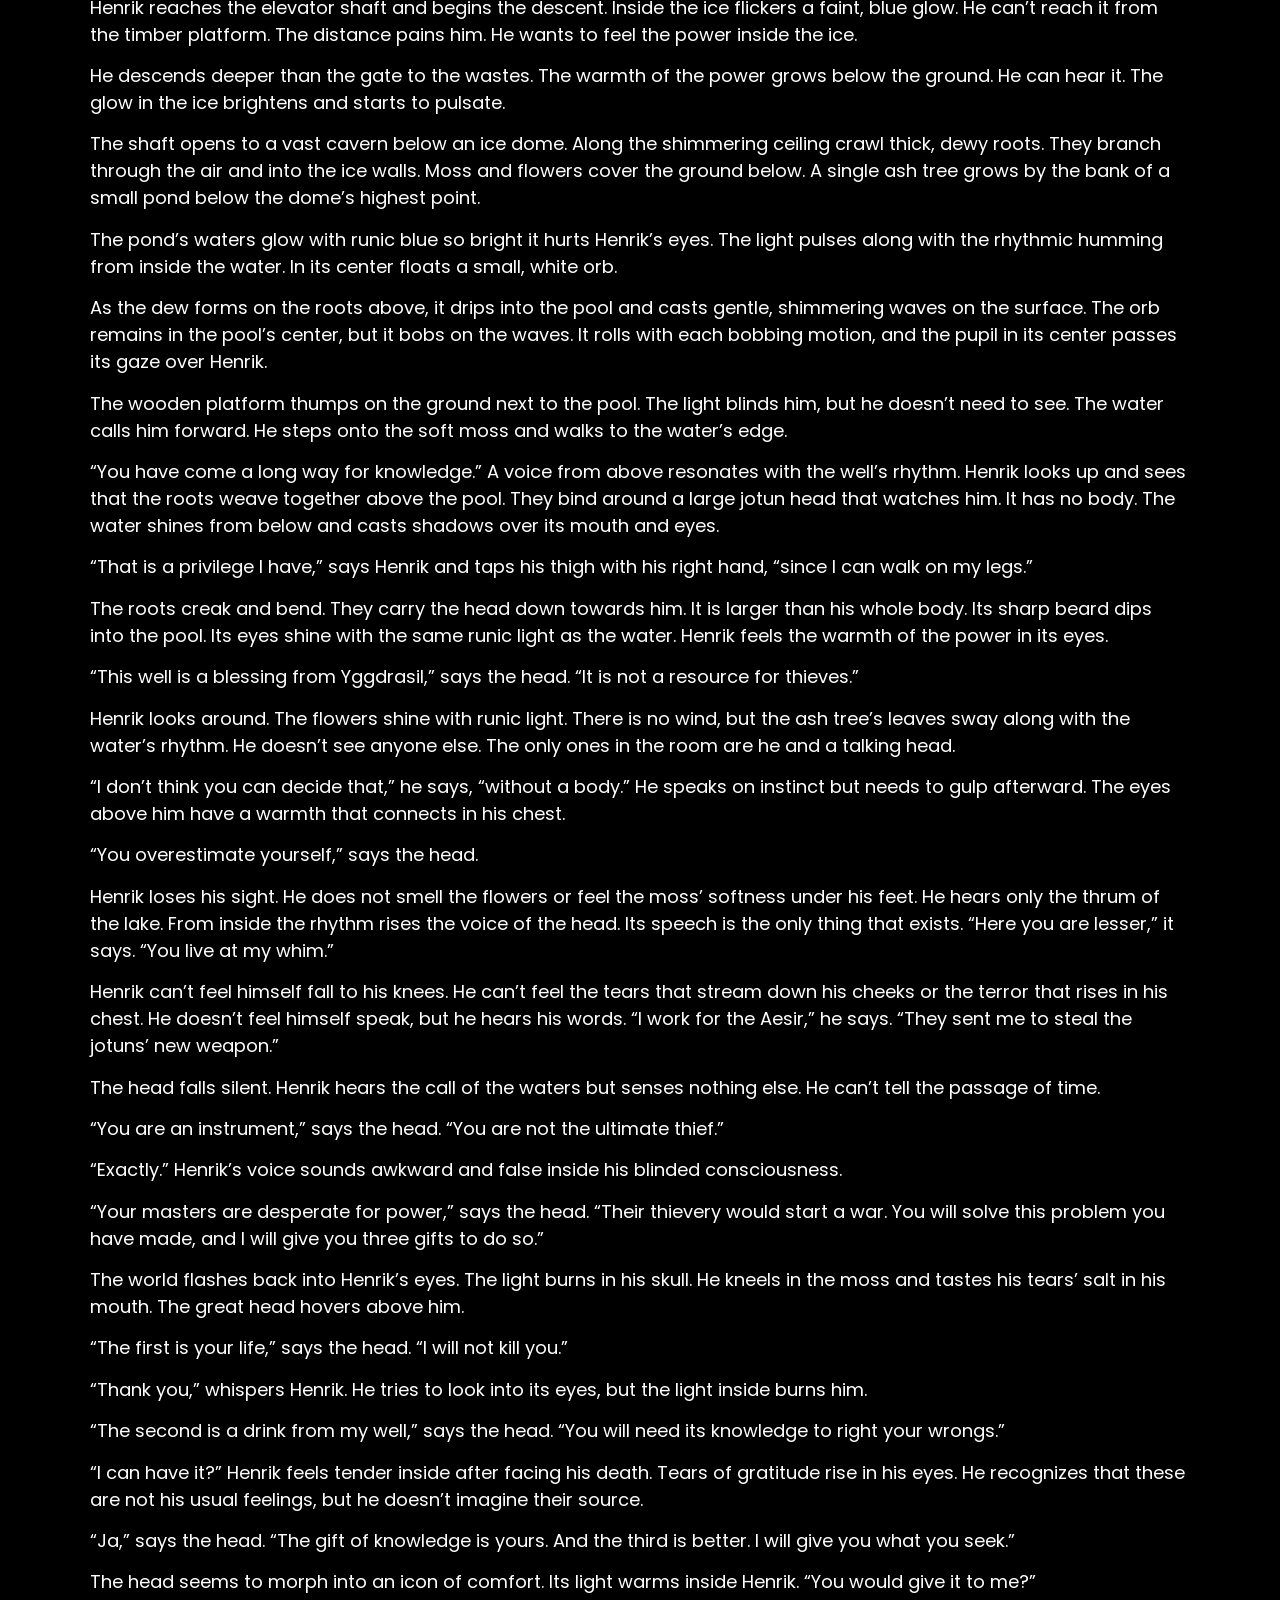
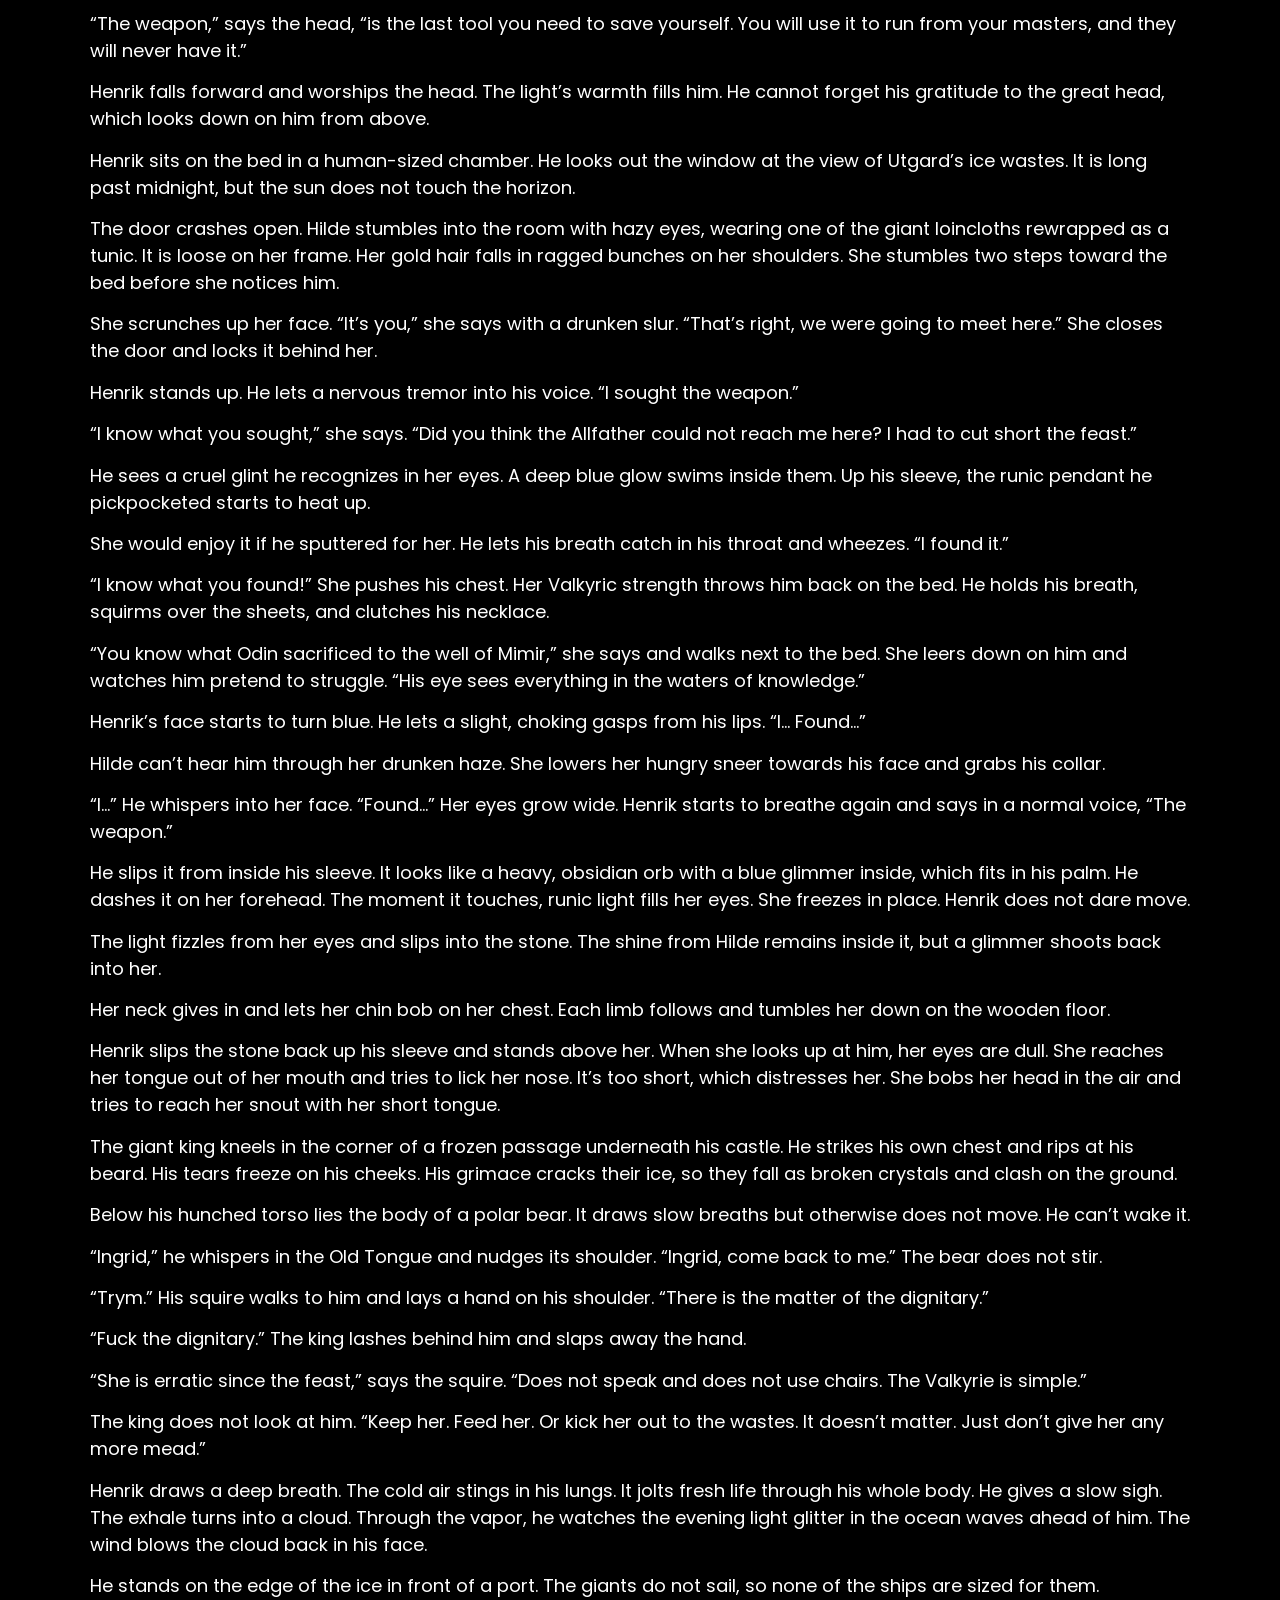
<file: free-stories/jotunheist/index.html>
<!doctype html>
<html lang="en">
<head>
<meta charset="utf-8">
<meta name="viewport" content="width=device-width, initial-scale=1">
<title>Jotunheist - Nikolai Sie</title>
<meta name="description" content="Nikolai Sie writes Norse fantasy. Odinsbane is out now.">
<link rel="icon" href="/assets/img/favicon.png">
<link rel="preconnect" href="https://fonts.googleapis.com">
<link rel="preconnect" href="https://fonts.gstatic.com" crossorigin>
<link rel="stylesheet" href="https://fonts.googleapis.com/css2?family=Poppins:wght@300;400;500;600;700&amp;display=swap">
<link rel="stylesheet" href="https://cdnjs.cloudflare.com/ajax/libs/font-awesome/6.5.2/css/all.min.css">
<link rel="stylesheet" href="/assets/style.css">
<script src="/assets/site.js" defer></script>
</head>
<body>
<a class="skip" href="#content">Skip to content</a>
<header class="site-header">
  <div class="wrap header-inner">
    <a class="brand" href="/">Nikolai Sie</a>
    <button class="menu-toggle" aria-label="Menu" aria-expanded="false" aria-controls="nav"><span></span><span></span><span></span></button>
    <nav id="nav" class="nav">
      <ul>
        <li><a href="/">Home</a></li>
        <li><a href="/#bio">About</a></li>
        <li><a href="/odinsbane/">Odinsbane</a></li>
        <li class="has-sub"><a href="#" aria-haspopup="true">Free Stories<i class="fas fa-caret-down" aria-hidden="true"></i></a>
          <ul>
            <li><a href="/free-stories/jotunheist/">Jotunheist</a></li>
            <li><a href="/free-stories/witchblade/">Witchblade</a></li>
          </ul>
        </li>
        <li><a href="/contact/">Contact</a></li>
      </ul>
    </nav>
  </div>
</header>
<main id="content">
<section class="hero hero-short">
  <div class="wrap story">
    <h2 class="page-title">Jotunheist</h2>
    <p>Henrik trudges over the ice wastes of Utgard. The frost giants&#8217; capital looks like a bump on the horizon ahead. The wind stings around his eyes, but the snow&#8217;s rhythmic crunch under his boots threatens to lull him to sleep. Only his feeling of a glare in his neck keeps him moving forward. The Valkyrie walks behind and watches him. When she makes him nervous, he fiddles with the runic pendant on the necklace she gave him.</p>
<p>He scratches his scruffy, black beard under his wool face covering. &#8220;I won&#8217;t be much use if you wear me down,&#8221; he shouts over the wind.</p>
<p>&#8220;You&#8217;ll be tired when I tell you to be tired,&#8221; says Hilde behind him. &#8220;Now I tell you to walk.&#8221;</p>
<p>Henrik looks ahead. They are not halfway to the capital. It is said to be great as a mountain, but the bump far away does not intimidate him.</p>
<p>&#8220;Please,&#8221; he says, turns back, and reaches for her. She slaps his hands away. Her Valkyric strength baffles him every time he feels it. &#8220;I am practically Einherjar,&#8221; he says. &#8220;You should be tending to me.&#8221;</p>
<p>She grabs the collar of his pelt jacket. Short strands of gold hair escape her fur cap and rustle in the wind. Wool bindings cover most of her face, but her brow wrinkles with rage. Blue, runic light glimmers in her eyes. Henrik feels the necklace tighten on his throat. A cough starts to tickle inside.</p>
<p>&#8220;When I first saw you,&#8221; she says, &#8220;you were dangling by your neck.&#8221;</p>
<p>Henrik opens his mouth. Empty air sputters out. The necklace tightens further. He struggles to draw a breath.</p>
<p>&#8220;Your jarl did not like when you stole his son&#8217;s arm ring,&#8221; she says.</p>
<p>Henrik&#8217;s face turns blue. He gathers his focus and speaks a single line. &#8220;Or his daughter&#8217;s virginity.&#8221;</p>
<p>Hilde ignores his joke and says, &#8220;If I snap your neck like this, you will wake up in Helheim, like you were meant to.&#8221;</p>
<p>He falls to his knees. His eyes tear up and start to pop from his skull. The suffocating pain grows in his chest. Panic shoots up the back of his skull, but he needs to force it down a moment longer. He crawls to her and paws at her jacket.</p>
<p>&#8220;Odin saved you in case he needed a burglar,&#8221; says Hilde. She doesn&#8217;t lower herself to him but stands straight and watches him struggle. &#8220;With this mission, you have a chance to earn your seat in Valhalla and the title of Einherjar. If you succeed I will serve your evening mead myself.&#8221;</p>
<p>&#8220;Until then,&#8221; she grabs his chin and forces him to meet her eyes, &#8220;your fate balances on a dagger&#8217;s edge, and I wield the dagger.&#8221;</p>
<p>The pressure releases his throat. She steps back from her captive. Henrik collapses forward and lowers his forehead to the snow. He keeps his hands under his torso, out of sight.</p>
<p>&#8220;I&#8217;m sorry,&#8221; he says. &#8220;I know the Allfather owns me.&#8221; Human color returns to his face. The strangling pain drains from his lungs. A grin plays on his lips. He keeps his face bowed and hidden. Still, he tries and fails to suppress the smile. &#8220;And through his power you own me too, Hilde.&#8221;</p>
<p>He clutches his fist to his chest. In it he hides a runic pendant he pickpocketed from her jacket while choking. He remains prostrated while she watches him.</p>
<p>She pauses and enjoys the view. &#8220;Good,&#8221; she says and walks past him. &#8220;Come now.&#8221; He slides the pendant up his sleeve, makes his face somber, and follows the Valkyrie.</p>
<p>Before his hanging, Henrik&#8217;s principle was that everything in the world belonged to him. If somebody else had a thing he wanted, that was a temporary situation. It didn&#8217;t matter if they were a beggar or a jarl. Their things would always be Henrik&#8217;s in the end. But the others, these transient guardians of his belongings, were always human.</p>
<p>He had never thought the gods were looking for a burglar. Even if they were, he was sure he was good enough to avoid their notice. When they saved him from the gallows and told him his options for the afterlife, he agreed to their demands.</p>
<p>They had heard rumors of a new weapon hidden in the city of Utgard. The frost giant wizards had created something powerful. The gods wanted it. They brought Henrik to steal it for them.</p>
<p>At every conscious moment in the walk over the ice, Henrik measures the capital. It never seems to get any closer, but each time he looks, the ice fortress of Utgard looms larger on the horizon. The structure looks like a mountain of ice with a city of stone on top. The palace on the peak belongs to the giant king Trym.</p>
<p>Inside the ice and below the wastes delve caves and great chambers. In the lowermost chamber lies the legend on which Utgard was built. There crawl the roots of the Life Tree. Dewdrops fall from the branches into the pool of knowledge. Its waters are where Odin sacrificed his eye. They are the source of the jotuns&#8217; magic and are guarded by their highest wizard. Henrik imagines he can feel the waters&#8217; power as a warm, pulsing vibration under his feet.</p>
<p>&#8220;I am on a diplomatic mission,&#8221; says Hilde. &#8220;You are my attendant.&#8221;</p>
<p>&#8220;That&#8217;s the story,&#8221; says Henrik. &#8220;You&#8217;ll be well entertained.&#8221;</p>
<p>&#8220;The jotuns always entertain the dignitaries from Asgard,&#8221; she says, &#8220;but you will not be noticed.&#8221;</p>
<p>&#8220;You are right,&#8221; he says, &#8220;I will not be noticed.&#8221;</p>
<p>&#8220;After you find the weapon,&#8221; she says, &#8220;you will meet in my chamber, and we will devise your escape.&#8221;</p>
<p>A grey figure sits in their path. Henrik can&#8217;t tell its size or how far it is. It looks already taller than him, even sitting. He thinks it&#8217;s out of earshot.</p>
<p>As he walks closer, the figure&#8217;s size seems vague and growing until he is near enough to spot the glittering in each snowflake between them. The city does not feel real until he stares up into the giant&#8217;s face.</p>
<p>The grey-skinned, white-maned creature sits cross-legged on the snow. It wears only a loincloth made from polar bear fur, leaving bare most of its muscular body. The top of its head reaches above thrice Henrik&#8217;s height. Its bright, blue eyes follow Hilde. She stops in front of it. Henrik follows her lead.</p>
<p>The giant looks to Henrik. Each fist is the size of his torso. When he meets its eyes, he wants to vomit. The eyes do not blink. They shine with inescapable clarity. He tries to remember how it felt to lie to humans, but the thought is alien. He dreads any falsehood under such eyes and before such fists.</p>
<p>&#8220;Jotnar!&#8221; Hilde shouts up at the guard. She lowers the wool binding below her chin and shows her face. Her cheeks and nose are red from the cold. &#8220;Tell your king who stands at his gate. Trym will want to know that I am here. He will know me as Hilde the strong, or Hilde Jotun-liver.&#8221;</p>
<p>The giant smiles. A deeper light flickers in its eyes. The sound of grinding ice rises behind it. A vertical crack opens in the fortress. The opening is taller than any creature Henrik can imagine, and still an unfathomable height of frozen mountain extends above it.</p>
<p>They enter vast ice caves with pale blue walls that glimmer with warm light inside. The pulsing glow feels alive to Henrik. He imagines its warmth from the pool of knowledge below.</p>
<p>A wooden elevator shaft with a massive counterweight boulder carries them to the mountaintop plateau. On the walk to Trym&#8217;s palace, Henrik still feels Hilde&#8217;s glare in his neck, but it no longer makes him nervous. He plays with the pendant hidden in his sleeve.</p>
<p>The king&#8217;s hall perches on the ice peak. His black stone palace could be its own mountain. To enter it is not to be an ant in a house, but to be a speck of dust.</p>
<p>Inside the main hall, the giants&#8217; voices rumble together in a tongue alien to Henrik. They gather around a long timber table in the hall&#8217;s center. Their clothes are fur loincloths or colorful, embroidered tunics larger than longboat sails. They tinker with massive tools of metal or glass, unlike any Henrik has seen. Some scribble with runes that glow with a faint, blue light.</p>
<p>In the far corner lies a polar bear on a white carpet made of its own kind&#8217;s fur. It plays with the carcass of a smaller animal and eats off it. The blood spatters its muzzle and the carpet. It reaches its long tongue out and licks the blood off its black nose.</p>
<p>&#8220;Trym!&#8221; Hilde&#8217;s voice echoes through the hall. The giants&#8217; speech fades to silence. Henrik shuffles behind her.</p>
<p>The central long table stands at twice Henrik&#8217;s height, but she jumps for it. With ease, she grips its edge, pulls herself up, and stands at nearly their eye level. Henrik feels naked without her, but the giants don&#8217;t look at him.</p>
<p>&#8220;Trym Small-gullet!&#8221; She puffs her chest out and strolls down the table&#8217;s length. Snow from the wastes falls from her pelts and decorates the dark granite. Her voice booms across the hall. &#8220;Trym Half-belly! I bring you a challenge from the Aesir!&#8221;</p>
<p>One giant steps out from the throng around the table&#8217;s other end. He wears a white loincloth and a vest embroidered opal blue. Gold rings weave into his mane. His eyes shine a brighter blue when they see her.</p>
<p>The king is not taller or shorter than the other giants, nor more muscular or more finely dressed. He distinguishes himself in his eyes, which are soft-lidded and gentle with everything they see. They shine towards Henrik&#8217;s captor.</p>
<p>&#8220;Hilde Man-liver! Hilde the Little!&#8221; He walks towards a crowd along the table, but they step aside for him. Behind him gallops the blood-snouted polar bear from the far corner. It licks its snout over again and grunts up towards the Valkyrie.</p>
<p>She reaches the table&#8217;s middle and waits for the king. The bear reaches her first. It stands on its hind legs, stretches, and scratches at the table&#8217;s edge. She crouches, takes off her wool mitten, and pets it between the ears, while it licks her hand and stains it with the carcass&#8217; blood.</p>
<p>Trym stands in front of her. &#8220;Ingrid has missed you.&#8221; His echo booms through the hall. He bends down to scratch the bear&#8217;s back.</p>
<p>Hilde stands up and smiles into his face at eye level. She grasps the white mane that wreaths his head. A patch of the bear&#8217;s feeding-blood stains it. &#8220;And I have missed your hospitality,&#8221; she says. &#8220;I do not drink enough of your mead.&#8221;</p>
<p>&#8220;It is a crime,&#8221; says the king, &#8220;punishable by inebriation.&#8221;</p>
<p>&#8220;I told you,&#8221; she says, &#8220;I bring a challenge of the drink to you.&#8221;</p>
<p>&#8220;Never has my kingdom shied a challenge from your masters.&#8221; He keeps his eyes locked on Hilde&#8217;s and waves behind him. &#8220;Squire,&#8221; he says, &#8220;bring the woman our cheapest, dirtiest ale.&#8221; A loinclothed giant in the back bows and walks towards a door in the far corner.</p>
<p>&#8220;That is the only thing I drink.&#8221; She holds a deep stare in the giant&#8217;s eyes and waves to Henrik. &#8220;Attendant,&#8221; she says, &#8220;down to my chambers.&#8221;</p>
<p>Henrik bows like the other jotun and follows it. They exit the back door into a granite corridor. When the door slams shut behind them, Henrik turns to the squire. The giant does not look at him. It is about to walk down the hall.</p>
<p>&#8220;That way is for the kitchen?&#8221; The giant stops and squints down on him. The confused wrinkles make deep clefts on its face. Henrik thinks he could fit his pinky fingers in some of its pores.</p>
<p>Its eyes have the same clear blue glimmer as the guardian by the gate. Henrik&#8217;s throat turns drier every moment he stares into them. If he doesn&#8217;t say something soon, he&#8217;ll only be coughing at the giant.</p>
<p>&#8220;The dignitary would also like your cheapest, dirtiest male prostitute,&#8221; he says. &#8220;Where is it I find those?&#8221;</p>
<p>The only reaction in the giant&#8217;s face is a hint of an amused upturn in the corners of its mouth. It turns away and keeps walking down the hall.</p>
<p>&#8220;That&#8217;s alright, I&#8217;ll look on the other side then,&#8221; says Henrik and turns the opposite way. His heart starts beating again. A falsehood has broken the ice. This theft can be like any theft he knows from his old life.</p>
<p>He will seek the treasure inside the mountain, but not the one Hilde wants. When he leaves the palace and steps on the ice, he feels again the warm pulsing from under the mountain.</p>
<p>Below the mountain lies a treasure greater than the weapon. The pool of knowledge gave Odin&#8217;s witchcraft to him, and Henrik could not imagine that Odin was any cleverer than himself to begin with. Such a gift can slip the yoke off from under his Asgardian masters. They will find that none in the human or the higher realms can keep Henrik under their thumb.</p>
<p>The man walks through the mountaintop city. He passes a handful of massive buildings, each in its specialized shape. They house only a single or a few jotuns, all occupied in their own crafts. Some see movement in the corner of their eye. When they see it is a human, they look back down to their works.</p>
<p>Henrik reaches the elevator shaft and begins the descent. Inside the ice flickers a faint, blue glow. He can&#8217;t reach it from the timber platform. The distance pains him. He wants to feel the power inside the ice.</p>
<p>He descends deeper than the gate to the wastes. The warmth of the power grows below the ground. He can hear it. The glow in the ice brightens and starts to pulsate.</p>
<p>The shaft opens to a vast cavern below an ice dome. Along the shimmering ceiling crawl thick, dewy roots. They branch through the air and into the ice walls. Moss and flowers cover the ground below. A single ash tree grows by the bank of a small pond below the dome&#8217;s highest point.</p>
<p>The pond&#8217;s waters glow with runic blue so bright it hurts Henrik&#8217;s eyes. The light pulses along with the rhythmic humming from inside the water. In its center floats a small, white orb.</p>
<p>As the dew forms on the roots above, it drips into the pool and casts gentle, shimmering waves on the surface. The orb remains in the pool&#8217;s center, but it bobs on the waves. It rolls with each bobbing motion, and the pupil in its center passes its gaze over Henrik.</p>
<p>The wooden platform thumps on the ground next to the pool. The light blinds him, but he doesn&#8217;t need to see. The water calls him forward. He steps onto the soft moss and walks to the water&#8217;s edge.</p>
<p>&#8220;You have come a long way for knowledge.&#8221; A voice from above resonates with the well&#8217;s rhythm. Henrik looks up and sees that the roots weave together above the pool. They bind around a large jotun head that watches him. It has no body. The water shines from below and casts shadows over its mouth and eyes.</p>
<p>&#8220;That is a privilege I have,&#8221; says Henrik and taps his thigh with his right hand, &#8220;since I can walk on my legs.&#8221;</p>
<p>The roots creak and bend. They carry the head down towards him. It is larger than his whole body. Its sharp beard dips into the pool. Its eyes shine with the same runic light as the water. Henrik feels the warmth of the power in its eyes.</p>
<p>&#8220;This well is a blessing from Yggdrasil,&#8221; says the head. &#8220;It is not a resource for thieves.&#8221;</p>
<p>Henrik looks around. The flowers shine with runic light. There is no wind, but the ash tree&#8217;s leaves sway along with the water&#8217;s rhythm. He doesn&#8217;t see anyone else. The only ones in the room are he and a talking head.</p>
<p>&#8220;I don&#8217;t think you can decide that,&#8221; he says, &#8220;without a body.&#8221; He speaks on instinct but needs to gulp afterward. The eyes above him have a warmth that connects in his chest.</p>
<p>&#8220;You overestimate yourself,&#8221; says the head.</p>
<p>Henrik loses his sight. He does not smell the flowers or feel the moss&#8217; softness under his feet. He hears only the thrum of the lake. From inside the rhythm rises the voice of the head. Its speech is the only thing that exists. &#8220;Here you are lesser,&#8221; it says. &#8220;You live at my whim.&#8221;</p>
<p>Henrik can&#8217;t feel himself fall to his knees. He can&#8217;t feel the tears that stream down his cheeks or the terror that rises in his chest. He doesn&#8217;t feel himself speak, but he hears his words. &#8220;I work for the Aesir,&#8221; he says. &#8220;They sent me to steal the jotuns&#8217; new weapon.&#8221;</p>
<p>The head falls silent. Henrik hears the call of the waters but senses nothing else. He can&#8217;t tell the passage of time.</p>
<p>&#8220;You are an instrument,&#8221; says the head. &#8220;You are not the ultimate thief.&#8221;</p>
<p>&#8220;Exactly.&#8221; Henrik&#8217;s voice sounds awkward and false inside his blinded consciousness.</p>
<p>&#8220;Your masters are desperate for power,&#8221; says the head. &#8220;Their thievery would start a war. You will solve this problem you have made, and I will give you three gifts to do so.&#8221;</p>
<p>The world flashes back into Henrik&#8217;s eyes. The light burns in his skull. He kneels in the moss and tastes his tears&#8217; salt in his mouth. The great head hovers above him.</p>
<p>&#8220;The first is your life,&#8221; says the head. &#8220;I will not kill you.&#8221;</p>
<p>&#8220;Thank you,&#8221; whispers Henrik. He tries to look into its eyes, but the light inside burns him.</p>
<p>&#8220;The second is a drink from my well,&#8221; says the head. &#8220;You will need its knowledge to right your wrongs.&#8221;</p>
<p>&#8220;I can have it?&#8221; Henrik feels tender inside after facing his death. Tears of gratitude rise in his eyes. He recognizes that these are not his usual feelings, but he doesn&#8217;t imagine their source.</p>
<p>&#8220;Ja,&#8221; says the head. &#8220;The gift of knowledge is yours. And the third is better. I will give you what you seek.&#8221;</p>
<p>The head seems to morph into an icon of comfort. Its light warms inside Henrik. &#8220;You would give it to me?&#8221;</p>
<p>&#8220;The weapon,&#8221; says the head, &#8220;is the last tool you need to save yourself. You will use it to run from your masters, and they will never have it.&#8221;</p>
<p>Henrik falls forward and worships the head. The light&#8217;s warmth fills him. He cannot forget his gratitude to the great head, which looks down on him from above.</p>
<p>Henrik sits on the bed in a human-sized chamber. He looks out the window at the view of Utgard&#8217;s ice wastes. It is long past midnight, but the sun does not touch the horizon.</p>
<p>The door crashes open. Hilde stumbles into the room with hazy eyes, wearing one of the giant loincloths rewrapped as a tunic. It is loose on her frame. Her gold hair falls in ragged bunches on her shoulders. She stumbles two steps toward the bed before she notices him.</p>
<p>She scrunches up her face. &#8220;It&#8217;s you,&#8221; she says with a drunken slur. &#8220;That&#8217;s right, we were going to meet here.&#8221; She closes the door and locks it behind her.</p>
<p>Henrik stands up. He lets a nervous tremor into his voice. &#8220;I sought the weapon.&#8221;</p>
<p>&#8220;I know what you sought,&#8221; she says. &#8220;Did you think the Allfather could not reach me here? I had to cut short the feast.&#8221;</p>
<p>He sees a cruel glint he recognizes in her eyes. A deep blue glow swims inside them. Up his sleeve, the runic pendant he pickpocketed starts to heat up.</p>
<p>She would enjoy it if he sputtered for her. He lets his breath catch in his throat and wheezes. &#8220;I found it.&#8221;</p>
<p>&#8220;I know what you found!&#8221; She pushes his chest. Her Valkyric strength throws him back on the bed. He holds his breath, squirms over the sheets, and clutches his necklace.</p>
<p>&#8220;You know what Odin sacrificed to the well of Mimir,&#8221; she says and walks next to the bed. She leers down on him and watches him pretend to struggle. &#8220;His eye sees everything in the waters of knowledge.&#8221;</p>
<p>Henrik&#8217;s face starts to turn blue. He lets a slight, choking gasps from his lips. &#8220;I&#8230; Found&#8230;&#8221;</p>
<p>Hilde can&#8217;t hear him through her drunken haze. She lowers her hungry sneer towards his face and grabs his collar.</p>
<p>&#8220;I&#8230;&#8221; He whispers into her face. &#8220;Found&#8230;&#8221; Her eyes grow wide. Henrik starts to breathe again and says in a normal voice, &#8220;The weapon.&#8221;</p>
<p>He slips it from inside his sleeve. It looks like a heavy, obsidian orb with a blue glimmer inside, which fits in his palm. He dashes it on her forehead. The moment it touches, runic light fills her eyes. She freezes in place. Henrik does not dare move.</p>
<p>The light fizzles from her eyes and slips into the stone. The shine from Hilde remains inside it, but a glimmer shoots back into her.</p>
<p>Her neck gives in and lets her chin bob on her chest. Each limb follows and tumbles her down on the wooden floor.</p>
<p>Henrik slips the stone back up his sleeve and stands above her. When she looks up at him, her eyes are dull. She reaches her tongue out of her mouth and tries to lick her nose. It&#8217;s too short, which distresses her. She bobs her head in the air and tries to reach her snout with her short tongue.</p>
<p>The giant king kneels in the corner of a frozen passage underneath his castle. He strikes his own chest and rips at his beard. His tears freeze on his cheeks. His grimace cracks their ice, so they fall as broken crystals and clash on the ground.</p>
<p>Below his hunched torso lies the body of a polar bear. It draws slow breaths but otherwise does not move. He can&#8217;t wake it.</p>
<p>&#8220;Ingrid,&#8221; he whispers in the Old Tongue and nudges its shoulder. &#8220;Ingrid, come back to me.&#8221; The bear does not stir.</p>
<p>&#8220;Trym.&#8221; His squire walks to him and lays a hand on his shoulder. &#8220;There is the matter of the dignitary.&#8221;</p>
<p>&#8220;Fuck the dignitary.&#8221; The king lashes behind him and slaps away the hand.</p>
<p>&#8220;She is erratic since the feast,&#8221; says the squire. &#8220;Does not speak and does not use chairs. The Valkyrie is simple.&#8221;</p>
<p>The king does not look at him. &#8220;Keep her. Feed her. Or kick her out to the wastes. It doesn&#8217;t matter. Just don&#8217;t give her any more mead.&#8221;</p>
<p>Henrik draws a deep breath. The cold air stings in his lungs. It jolts fresh life through his whole body. He gives a slow sigh. The exhale turns into a cloud. Through the vapor, he watches the evening light glitter in the ocean waves ahead of him. The wind blows the cloud back in his face.</p>
<p>He stands on the edge of the ice in front of a port. The giants do not sail, so none of the ships are sized for them.</p>
<p>A massive shelter and shop stand above the ships, with smaller huts along the side. A staircase with huge steps leads down to a human-sized pier with a human-sized longboat. Ten regular sailors fiddle with the knots and chat with the passengers. Henrik sighs again and thinks he will not miss the sting in his lungs.</p>
<p>There is something Henrik wants to bring home, which he could not find on the plains of ice. But a port has food and careless sailors. He closes his eyes and listens for little scratches on the wood. He has to walk around and try a few times before he hears it.</p>
<p>The rats here are not used to humans who chase them. He catches it inside a shack with an upturned lifeboat and a fishy smell. The dusk light trickles through the open door.</p>
<p>He slips the stone down from his sleeve. While clutching the squirming rat in his right-hand mitten, he admires the stone in his left. From inside the obsidian surface, the glow flickers and swirls. It dominates the gentle light from the door.</p>
<p>The rat starts to squeal. He touches the stone to its snout. It freezes in his hand and falls silent. Its eyes light up. It remains for a moment, before the eyes turn dull, and it collapses. He does not relax his grip.</p>
<p>The rat starts again to squeal and squirms harder than before. Henrik can&#8217;t help the grin that spreads on his face. &#8220;Hello rat,&#8221; he says.</p>
<p>The little animal stiffens. It squeaks and looks away from his face. Its rapid breathing and heartbeat pulse inside his palm.</p>
<p>&#8220;Try not to give yourself a heart attack now.&#8221;</p>
<p>The rat meets his eyes. Its face melts into a droopy, hateful grimace.</p>
<p>&#8220;That&#8217;s it,&#8221; says Henrik. &#8220;That&#8217;s right. I&#8217;ve put you inside of a rat.&#8221; He holds the stone in front of her face. A meek light shines in it. &#8220;But it takes a single touch to switch you back in the weapon.&#8221; He raises her in front of his face. &#8220;So remember, when I let you be inside the rat, that is when I am kind.&#8221;</p>
<p>He touches the stone to her snout. The bright light glides into the stone and leaves the rat&#8217;s eyes dull. He watches the dumb creature squirm in his hand and savors its helplessness. If one of the ships have a little cage, the journey will be more practical.</p>
<p>Henrik trudges over the ice wastes of Utgard. The frost giants&#8217; capital looks like a bump on the horizon ahead. The wind stings around his eyes, but the snow&#8217;s rhythmic crunch under his boots threatens to lull him to sleep. Only his feeling of a glare in his neck keeps him moving forward. The Valkyrie walks behind and watches him. When she makes him nervous, he fiddles with the runic pendant on the necklace she gave him.</p>
<p>He scratches his scruffy, black beard under his wool face covering. &#8220;I won&#8217;t be much use if you wear me down,&#8221; he shouts over the wind.</p>
<p>&#8220;You&#8217;ll be tired when I tell you to be tired,&#8221; says Hilde behind him. &#8220;Now I tell you to walk.&#8221;</p>
<p>Henrik looks ahead. They are not halfway to the capital. It is said to be great as a mountain, but the bump far away does not intimidate him.</p>
<p>&#8220;Please,&#8221; he says, turns back, and reaches for her. She slaps his hands away. Her Valkyric strength baffles him every time he feels it. &#8220;I am practically Einherjar,&#8221; he says. &#8220;You should be tending to me.&#8221;</p>
<p>She grabs the collar of his pelt jacket. Short strands of gold hair escape her fur cap and rustle in the wind. Wool bindings cover most of her face, but her brow wrinkles with rage. Blue, runic light glimmers in her eyes. Henrik feels the necklace tighten on his throat. A cough starts to tickle inside.</p>
<p>&#8220;When I first saw you,&#8221; she says, &#8220;you were dangling by your neck.&#8221;</p>
<p>Henrik opens his mouth. Empty air sputters out. The necklace tightens further. He struggles to draw a breath.</p>
<p>&#8220;Your jarl did not like when you stole his son&#8217;s arm ring,&#8221; she says.</p>
<p>Henrik&#8217;s face turns blue. He gathers his focus and speaks a single line. &#8220;Or his daughter&#8217;s virginity.&#8221;</p>
<p>Hilde ignores his joke and says, &#8220;If I snap your neck like this, you will wake up in Helheim, like you were meant to.&#8221;</p>
<p>He falls to his knees. His eyes tear up and start to pop from his skull. The suffocating pain grows in his chest. Panic shoots up the back of his skull, but he needs to force it down a moment longer. He crawls to her and paws at her jacket.</p>
<p>&#8220;Odin saved you in case he needed a burglar,&#8221; says Hilde. She doesn&#8217;t lower herself to him but stands straight and watches him struggle. &#8220;With this mission, you have a chance to earn your seat in Valhalla and the title of Einherjar. If you succeed I will serve your evening mead myself.&#8221;</p>
<p>&#8220;Until then,&#8221; she grabs his chin and forces him to meet her eyes, &#8220;your fate balances on a dagger&#8217;s edge, and I wield the dagger.&#8221;</p>
<p>The pressure releases his throat. She steps back from her captive. Henrik collapses forward and lowers his forehead to the snow. He keeps his hands under his torso, out of sight.</p>
<p>&#8220;I&#8217;m sorry,&#8221; he says. &#8220;I know the Allfather owns me.&#8221; Human color returns to his face. The strangling pain drains from his lungs. A grin plays on his lips. He keeps his face bowed and hidden. Still, he tries and fails to suppress the smile. &#8220;And through his power you own me too, Hilde.&#8221;</p>
<p>He clutches his fist to his chest. In it he hides a runic pendant he pickpocketed from her jacket while choking. He remains prostrated while she watches him.</p>
<p>She pauses and enjoys the view. &#8220;Good,&#8221; she says and walks past him. &#8220;Come now.&#8221; He slides the pendant up his sleeve, makes his face somber, and follows the Valkyrie.</p>
<p>Before his hanging, Henrik&#8217;s principle was that everything in the world belonged to him. If somebody else had a thing he wanted, that was a temporary situation. It didn&#8217;t matter if they were a beggar or a jarl. Their things would always be Henrik&#8217;s in the end. But the others, these transient guardians of his belongings, were always human.</p>
<p>He had never thought the gods were looking for a burglar. Even if they were, he was sure he was good enough to avoid their notice. When they saved him from the gallows and told him his options for the afterlife, he agreed to their demands.</p>
<p>They had heard rumors of a new weapon hidden in the city of Utgard. The frost giant wizards had created something powerful. The gods wanted it. They brought Henrik to steal it for them.</p>
<p>At every conscious moment in the walk over the ice, Henrik measures the capital. It never seems to get any closer, but each time he looks, the ice fortress of Utgard looms larger on the horizon. The structure looks like a mountain of ice with a city of stone on top. The palace on the peak belongs to the giant king Trym.</p>
<p>Inside the ice and below the wastes delve caves and great chambers. In the lowermost chamber lies the legend on which Utgard was built. There crawl the roots of the Life Tree. Dewdrops fall from the branches into the pool of knowledge. Its waters are where Odin sacrificed his eye. They are the source of the jotuns&#8217; magic and are guarded by their highest wizard. Henrik imagines he can feel the waters&#8217; power as a warm, pulsing vibration under his feet.</p>
<p>&#8220;I am on a diplomatic mission,&#8221; says Hilde. &#8220;You are my attendant.&#8221;</p>
<p>&#8220;That&#8217;s the story,&#8221; says Henrik. &#8220;You&#8217;ll be well entertained.&#8221;</p>
<p>&#8220;The jotuns always entertain the dignitaries from Asgard,&#8221; she says, &#8220;but you will not be noticed.&#8221;</p>
<p>&#8220;You are right,&#8221; he says, &#8220;I will not be noticed.&#8221;</p>
<p>&#8220;After you find the weapon,&#8221; she says, &#8220;you will meet in my chamber, and we will devise your escape.&#8221;</p>
<p>A grey figure sits in their path. Henrik can&#8217;t tell its size or how far it is. It looks already taller than him, even sitting. He thinks it&#8217;s out of earshot.</p>
<p>As he walks closer, the figure&#8217;s size seems vague and growing until he is near enough to spot the glittering in each snowflake between them. The city does not feel real until he stares up into the giant&#8217;s face.</p>
<p>The grey-skinned, white-maned creature sits cross-legged on the snow. It wears only a loincloth made from polar bear fur, leaving bare most of its muscular body. The top of its head reaches above thrice Henrik&#8217;s height. Its bright, blue eyes follow Hilde. She stops in front of it. Henrik follows her lead.</p>
<p>The giant looks to Henrik. Each fist is the size of his torso. When he meets its eyes, he wants to vomit. The eyes do not blink. They shine with inescapable clarity. He tries to remember how it felt to lie to humans, but the thought is alien. He dreads any falsehood under such eyes and before such fists.</p>
<p>&#8220;Jotnar!&#8221; Hilde shouts up at the guard. She lowers the wool binding below her chin and shows her face. Her cheeks and nose are red from the cold. &#8220;Tell your king who stands at his gate. Trym will want to know that I am here. He will know me as Hilde the strong, or Hilde Jotun-liver.&#8221;</p>
<p>The giant smiles. A deeper light flickers in its eyes. The sound of grinding ice rises behind it. A vertical crack opens in the fortress. The opening is taller than any creature Henrik can imagine, and still an unfathomable height of frozen mountain extends above it.</p>
<p>They enter vast ice caves with pale blue walls that glimmer with warm light inside. The pulsing glow feels alive to Henrik. He imagines its warmth from the pool of knowledge below.</p>
<p>A wooden elevator shaft with a massive counterweight boulder carries them to the mountaintop plateau. On the walk to Trym&#8217;s palace, Henrik still feels Hilde&#8217;s glare in his neck, but it no longer makes him nervous. He plays with the pendant hidden in his sleeve.</p>
<p>The king&#8217;s hall perches on the ice peak. His black stone palace could be its own mountain. To enter it is not to be an ant in a house, but to be a speck of dust.</p>
<p>Inside the main hall, the giants&#8217; voices rumble together in a tongue alien to Henrik. They gather around a long timber table in the hall&#8217;s center. Their clothes are fur loincloths or colorful, embroidered tunics larger than longboat sails. They tinker with massive tools of metal or glass, unlike any Henrik has seen. Some scribble with runes that glow with a faint, blue light.</p>
<p>In the far corner lies a polar bear on a white carpet made of its own kind&#8217;s fur. It plays with the carcass of a smaller animal and eats off it. The blood spatters its muzzle and the carpet. It reaches its long tongue out and licks the blood off its black nose.</p>
<p>&#8220;Trym!&#8221; Hilde&#8217;s voice echoes through the hall. The giants&#8217; speech fades to silence. Henrik shuffles behind her.</p>
<p>The central long table stands at twice Henrik&#8217;s height, but she jumps for it. With ease, she grips its edge, pulls herself up, and stands at nearly their eye level. Henrik feels naked without her, but the giants don&#8217;t look at him.</p>
<p>&#8220;Trym Small-gullet!&#8221; She puffs her chest out and strolls down the table&#8217;s length. Snow from the wastes falls from her pelts and decorates the dark granite. Her voice booms across the hall. &#8220;Trym Half-belly! I bring you a challenge from the Aesir!&#8221;</p>
<p>One giant steps out from the throng around the table&#8217;s other end. He wears a white loincloth and a vest embroidered opal blue. Gold rings weave into his mane. His eyes shine a brighter blue when they see her.</p>
<p>The king is not taller or shorter than the other giants, nor more muscular or more finely dressed. He distinguishes himself in his eyes, which are soft-lidded and gentle with everything they see. They shine towards Henrik&#8217;s captor.</p>
<p>&#8220;Hilde Man-liver! Hilde the Little!&#8221; He walks towards a crowd along the table, but they step aside for him. Behind him gallops the blood-snouted polar bear from the far corner. It licks its snout over again and grunts up towards the Valkyrie.</p>
<p>She reaches the table&#8217;s middle and waits for the king. The bear reaches her first. It stands on its hind legs, stretches, and scratches at the table&#8217;s edge. She crouches, takes off her wool mitten, and pets it between the ears, while it licks her hand and stains it with the carcass&#8217; blood.</p>
<p>Trym stands in front of her. &#8220;Ingrid has missed you.&#8221; His echo booms through the hall. He bends down to scratch the bear&#8217;s back.</p>
<p>Hilde stands up and smiles into his face at eye level. She grasps the white mane that wreaths his head. A patch of the bear&#8217;s feeding-blood stains it. &#8220;And I have missed your hospitality,&#8221; she says. &#8220;I do not drink enough of your mead.&#8221;</p>
<p>&#8220;It is a crime,&#8221; says the king, &#8220;punishable by inebriation.&#8221;</p>
<p>&#8220;I told you,&#8221; she says, &#8220;I bring a challenge of the drink to you.&#8221;</p>
<p>&#8220;Never has my kingdom shied a challenge from your masters.&#8221; He keeps his eyes locked on Hilde&#8217;s and waves behind him. &#8220;Squire,&#8221; he says, &#8220;bring the woman our cheapest, dirtiest ale.&#8221; A loinclothed giant in the back bows and walks towards a door in the far corner.</p>
<p>&#8220;That is the only thing I drink.&#8221; She holds a deep stare in the giant&#8217;s eyes and waves to Henrik. &#8220;Attendant,&#8221; she says, &#8220;down to my chambers.&#8221;</p>
<p>Henrik bows like the other jotun and follows it. They exit the back door into a granite corridor. When the door slams shut behind them, Henrik turns to the squire. The giant does not look at him. It is about to walk down the hall.</p>
<p>&#8220;That way is for the kitchen?&#8221; The giant stops and squints down on him. The confused wrinkles make deep clefts on its face. Henrik thinks he could fit his pinky fingers in some of its pores.</p>
<p>Its eyes have the same clear blue glimmer as the guardian by the gate. Henrik&#8217;s throat turns drier every moment he stares into them. If he doesn&#8217;t say something soon, he&#8217;ll only be coughing at the giant.</p>
<p>&#8220;The dignitary would also like your cheapest, dirtiest male prostitute,&#8221; he says. &#8220;Where is it I find those?&#8221;</p>
<p>The only reaction in the giant&#8217;s face is a hint of an amused upturn in the corners of its mouth. It turns away and keeps walking down the hall.</p>
<p>&#8220;That&#8217;s alright, I&#8217;ll look on the other side then,&#8221; says Henrik and turns the opposite way. His heart starts beating again. A falsehood has broken the ice. This theft can be like any theft he knows from his old life.</p>
<p>He will seek the treasure inside the mountain, but not the one Hilde wants. When he leaves the palace and steps on the ice, he feels again the warm pulsing from under the mountain.</p>
<p>Below the mountain lies a treasure greater than the weapon. The pool of knowledge gave Odin&#8217;s witchcraft to him, and Henrik could not imagine that Odin was any cleverer than himself to begin with. Such a gift can slip the yoke off from under his Asgardian masters. They will find that none in the human or the higher realms can keep Henrik under their thumb.</p>
<p>The man walks through the mountaintop city. He passes a handful of massive buildings, each in its specialized shape. They house only a single or a few jotuns, all occupied in their own crafts. Some see movement in the corner of their eye. When they see it is a human, they look back down to their works.</p>
<p>Henrik reaches the elevator shaft and begins the descent. Inside the ice flickers a faint, blue glow. He can&#8217;t reach it from the timber platform. The distance pains him. He wants to feel the power inside the ice.</p>
<p>He descends deeper than the gate to the wastes. The warmth of the power grows below the ground. He can hear it. The glow in the ice brightens and starts to pulsate.</p>
<p>The shaft opens to a vast cavern below an ice dome. Along the shimmering ceiling crawl thick, dewy roots. They branch through the air and into the ice walls. Moss and flowers cover the ground below. A single ash tree grows by the bank of a small pond below the dome&#8217;s highest point.</p>
<p>The pond&#8217;s waters glow with runic blue so bright it hurts Henrik&#8217;s eyes. The light pulses along with the rhythmic humming from inside the water. In its center floats a small, white orb.</p>
<p>As the dew forms on the roots above, it drips into the pool and casts gentle, shimmering waves on the surface. The orb remains in the pool&#8217;s center, but it bobs on the waves. It rolls with each bobbing motion, and the pupil in its center passes its gaze over Henrik.</p>
<p>The wooden platform thumps on the ground next to the pool. The light blinds him, but he doesn&#8217;t need to see. The water calls him forward. He steps onto the soft moss and walks to the water&#8217;s edge.</p>
<p>&#8220;You have come a long way for knowledge.&#8221; A voice from above resonates with the well&#8217;s rhythm. Henrik looks up and sees that the roots weave together above the pool. They bind around a large jotun head that watches him. It has no body. The water shines from below and casts shadows over its mouth and eyes.</p>
<p>&#8220;That is a privilege I have,&#8221; says Henrik and taps his thigh with his right hand, &#8220;since I can walk on my legs.&#8221;</p>
<p>The roots creak and bend. They carry the head down towards him. It is larger than his whole body. Its sharp beard dips into the pool. Its eyes shine with the same runic light as the water. Henrik feels the warmth of the power in its eyes.</p>
<p>&#8220;This well is a blessing from Yggdrasil,&#8221; says the head. &#8220;It is not a resource for thieves.&#8221;</p>
<p>Henrik looks around. The flowers shine with runic light. There is no wind, but the ash tree&#8217;s leaves sway along with the water&#8217;s rhythm. He doesn&#8217;t see anyone else. The only ones in the room are he and a talking head.</p>
<p>&#8220;I don&#8217;t think you can decide that,&#8221; he says, &#8220;without a body.&#8221; He speaks on instinct but needs to gulp afterward. The eyes above him have a warmth that connects in his chest.</p>
<p>&#8220;You overestimate yourself,&#8221; says the head.</p>
<p>Henrik loses his sight. He does not smell the flowers or feel the moss&#8217; softness under his feet. He hears only the thrum of the lake. From inside the rhythm rises the voice of the head. Its speech is the only thing that exists. &#8220;Here you are lesser,&#8221; it says. &#8220;You live at my whim.&#8221;</p>
<p>Henrik can&#8217;t feel himself fall to his knees. He can&#8217;t feel the tears that stream down his cheeks or the terror that rises in his chest. He doesn&#8217;t feel himself speak, but he hears his words. &#8220;I work for the Aesir,&#8221; he says. &#8220;They sent me to steal the jotuns&#8217; new weapon.&#8221;</p>
<p>The head falls silent. Henrik hears the call of the waters but senses nothing else. He can&#8217;t tell the passage of time.</p>
<p>&#8220;You are an instrument,&#8221; says the head. &#8220;You are not the ultimate thief.&#8221;</p>
<p>&#8220;Exactly.&#8221; Henrik&#8217;s voice sounds awkward and false inside his blinded consciousness.</p>
<p>&#8220;Your masters are desperate for power,&#8221; says the head. &#8220;Their thievery would start a war. You will solve this problem you have made, and I will give you three gifts to do so.&#8221;</p>
<p>The world flashes back into Henrik&#8217;s eyes. The light burns in his skull. He kneels in the moss and tastes his tears&#8217; salt in his mouth. The great head hovers above him.</p>
<p>&#8220;The first is your life,&#8221; says the head. &#8220;I will not kill you.&#8221;</p>
<p>&#8220;Thank you,&#8221; whispers Henrik. He tries to look into its eyes, but the light inside burns him.</p>
<p>&#8220;The second is a drink from my well,&#8221; says the head. &#8220;You will need its knowledge to right your wrongs.&#8221;</p>
<p>&#8220;I can have it?&#8221; Henrik feels tender inside after facing his death. Tears of gratitude rise in his eyes. He recognizes that these are not his usual feelings, but he doesn&#8217;t imagine their source.</p>
<p>&#8220;Ja,&#8221; says the head. &#8220;The gift of knowledge is yours. And the third is better. I will give you what you seek.&#8221;</p>
<p>The head seems to morph into an icon of comfort. Its light warms inside Henrik. &#8220;You would give it to me?&#8221;</p>
<p>&#8220;The weapon,&#8221; says the head, &#8220;is the last tool you need to save yourself. You will use it to run from your masters, and they will never have it.&#8221;</p>
<p>Henrik falls forward and worships the head. The light&#8217;s warmth fills him. He cannot forget his gratitude to the great head, which looks down on him from above.</p>
<p>Henrik sits on the bed in a human-sized chamber. He looks out the window at the view of Utgard&#8217;s ice wastes. It is long past midnight, but the sun does not touch the horizon.</p>
<p>The door crashes open. Hilde stumbles into the room with hazy eyes, wearing one of the giant loincloths rewrapped as a tunic. It is loose on her frame. Her gold hair falls in ragged bunches on her shoulders. She stumbles two steps toward the bed before she notices him.</p>
<p>She scrunches up her face. &#8220;It&#8217;s you,&#8221; she says with a drunken slur. &#8220;That&#8217;s right, we were going to meet here.&#8221; She closes the door and locks it behind her.</p>
<p>Henrik stands up. He lets a nervous tremor into his voice. &#8220;I sought the weapon.&#8221;</p>
<p>&#8220;I know what you sought,&#8221; she says. &#8220;Did you think the Allfather could not reach me here? I had to cut short the feast.&#8221;</p>
<p>He sees a cruel glint he recognizes in her eyes. A deep blue glow swims inside them. Up his sleeve, the runic pendant he pickpocketed starts to heat up.</p>
<p>She would enjoy it if he sputtered for her. He lets his breath catch in his throat and wheezes. &#8220;I found it.&#8221;</p>
<p>&#8220;I know what you found!&#8221; She pushes his chest. Her Valkyric strength throws him back on the bed. He holds his breath, squirms over the sheets, and clutches his necklace.</p>
<p>&#8220;You know what Odin sacrificed to the well of Mimir,&#8221; she says and walks next to the bed. She leers down on him and watches him pretend to struggle. &#8220;His eye sees everything in the waters of knowledge.&#8221;</p>
<p>Henrik&#8217;s face starts to turn blue. He lets a slight, choking gasps from his lips. &#8220;I&#8230; Found&#8230;&#8221;</p>
<p>Hilde can&#8217;t hear him through her drunken haze. She lowers her hungry sneer towards his face and grabs his collar.</p>
<p>&#8220;I&#8230;&#8221; He whispers into her face. &#8220;Found&#8230;&#8221; Her eyes grow wide. Henrik starts to breathe again and says in a normal voice, &#8220;The weapon.&#8221;</p>
<p>He slips it from inside his sleeve. It looks like a heavy, obsidian orb with a blue glimmer inside, which fits in his palm. He dashes it on her forehead. The moment it touches, runic light fills her eyes. She freezes in place. Henrik does not dare move.</p>
<p>The light fizzles from her eyes and slips into the stone. The shine from Hilde remains inside it, but a glimmer shoots back into her.</p>
<p>Her neck gives in and lets her chin bob on her chest. Each limb follows and tumbles her down on the wooden floor.</p>
<p>Henrik slips the stone back up his sleeve and stands above her. When she looks up at him, her eyes are dull. She reaches her tongue out of her mouth and tries to lick her nose. It&#8217;s too short, which distresses her. She bobs her head in the air and tries to reach her snout with her short tongue.</p>
<p>The giant king kneels in the corner of a frozen passage underneath his castle. He strikes his own chest and rips at his beard. His tears freeze on his cheeks. His grimace cracks their ice, so they fall as broken crystals and clash on the ground.</p>
<p>Below his hunched torso lies the body of a polar bear. It draws slow breaths but otherwise does not move. He can&#8217;t wake it.</p>
<p>&#8220;Ingrid,&#8221; he whispers in the Old Tongue and nudges its shoulder. &#8220;Ingrid, come back to me.&#8221; The bear does not stir.</p>
<p>&#8220;Trym.&#8221; His squire walks to him and lays a hand on his shoulder. &#8220;There is the matter of the dignitary.&#8221;</p>
<p>&#8220;Fuck the dignitary.&#8221; The king lashes behind him and slaps away the hand.</p>
<p>&#8220;She is erratic since the feast,&#8221; says the squire. &#8220;Does not speak and does not use chairs. The Valkyrie is simple.&#8221;</p>
<p>The king does not look at him. &#8220;Keep her. Feed her. Or kick her out to the wastes. It doesn&#8217;t matter. Just don&#8217;t give her any more mead.&#8221;</p>
<p>Henrik draws a deep breath. The cold air stings in his lungs. It jolts fresh life through his whole body. He gives a slow sigh. The exhale turns into a cloud. Through the vapor, he watches the evening light glitter in the ocean waves ahead of him. The wind blows the cloud back in his face.</p>
<p>He stands on the edge of the ice in front of a port. The giants do not sail, so none of the ships are sized for them.</p>
<p>A massive shelter and shop stand above the ships, with smaller huts along the side. A staircase with huge steps leads down to a human-sized pier with a human-sized longboat. Ten regular sailors fiddle with the knots and chat with the passengers. Henrik sighs again and thinks he will not miss the sting in his lungs.</p>
<p>There is something Henrik wants to bring home, which he could not find on the plains of ice. But a port has food and careless sailors. He closes his eyes and listens for little scratches on the wood. He has to walk around and try a few times before he hears it.</p>
<p>The rats here are not used to humans who chase them. He catches it inside a shack with an upturned lifeboat and a fishy smell. The dusk light trickles through the open door.</p>
<p>He slips the stone down from his sleeve. While clutching the squirming rat in his right-hand mitten, he admires the stone in his left. From inside the obsidian surface, the glow flickers and swirls. It dominates the gentle light from the door.</p>
<p>The rat starts to squeal. He touches the stone to its snout. It freezes in his hand and falls silent. Its eyes light up. It remains for a moment, before the eyes turn dull, and it collapses. He does not relax his grip.</p>
<p>The rat starts again to squeal and squirms harder than before. Henrik can&#8217;t help the grin that spreads on his face. &#8220;Hello rat,&#8221; he says.</p>
<p>The little animal stiffens. It squeaks and looks away from his face. Its rapid breathing and heartbeat pulse inside his palm.</p>
<p>&#8220;Try not to give yourself a heart attack now.&#8221;</p>
<p>The rat meets his eyes. Its face melts into a droopy, hateful grimace.</p>
<p>&#8220;That&#8217;s it,&#8221; says Henrik. &#8220;That&#8217;s right. I&#8217;ve put you inside of a rat.&#8221; He holds the stone in front of her face. A meek light shines in it. &#8220;But it takes a single touch to switch you back in the weapon.&#8221; He raises her in front of his face. &#8220;So remember, when I let you be inside the rat, that is when I am kind.&#8221;</p>
<p>He touches the stone to her snout. The bright light glides into the stone and leaves the rat&#8217;s eyes dull. He watches the dumb creature squirm in his hand and savors its helplessness. If one of the ships have a little cage, the journey will be more practical.</p>
  </div>
</section>
</main>
<section class="subscribe">
  <div class="wrap">
    <h2 class="fade-in">Subscribe to my mailing list</h2>
    <form class="sub-form" method="post" action="#" name="subscribe">
      <input type="email" name="email" placeholder="Email" required aria-label="Email">
      <button type="submit">Subscribe</button>
    </form>
  </div>
</section>
<footer class="site-footer">
  <div class="wrap footer-inner">
    <p>&copy; 2024, Nikolai Sie</p>
    <nav class="footer-nav">
      <ul>
        <li><a href="/">Home</a></li>
        <li><a href="/#bio">About</a></li>
        <li><a href="/odinsbane/">Odinsbane</a></li>
        <li class="has-sub"><a href="#" aria-haspopup="true">Free Stories<i class="fas fa-caret-down" aria-hidden="true"></i></a>
          <ul>
            <li><a href="/free-stories/jotunheist/">Jotunheist</a></li>
            <li><a href="/free-stories/witchblade/">Witchblade</a></li>
          </ul>
        </li>
        <li><a href="/contact/">Contact</a></li>
      </ul>
    </nav>
  </div>
</footer>
</body>
</html>
</file>
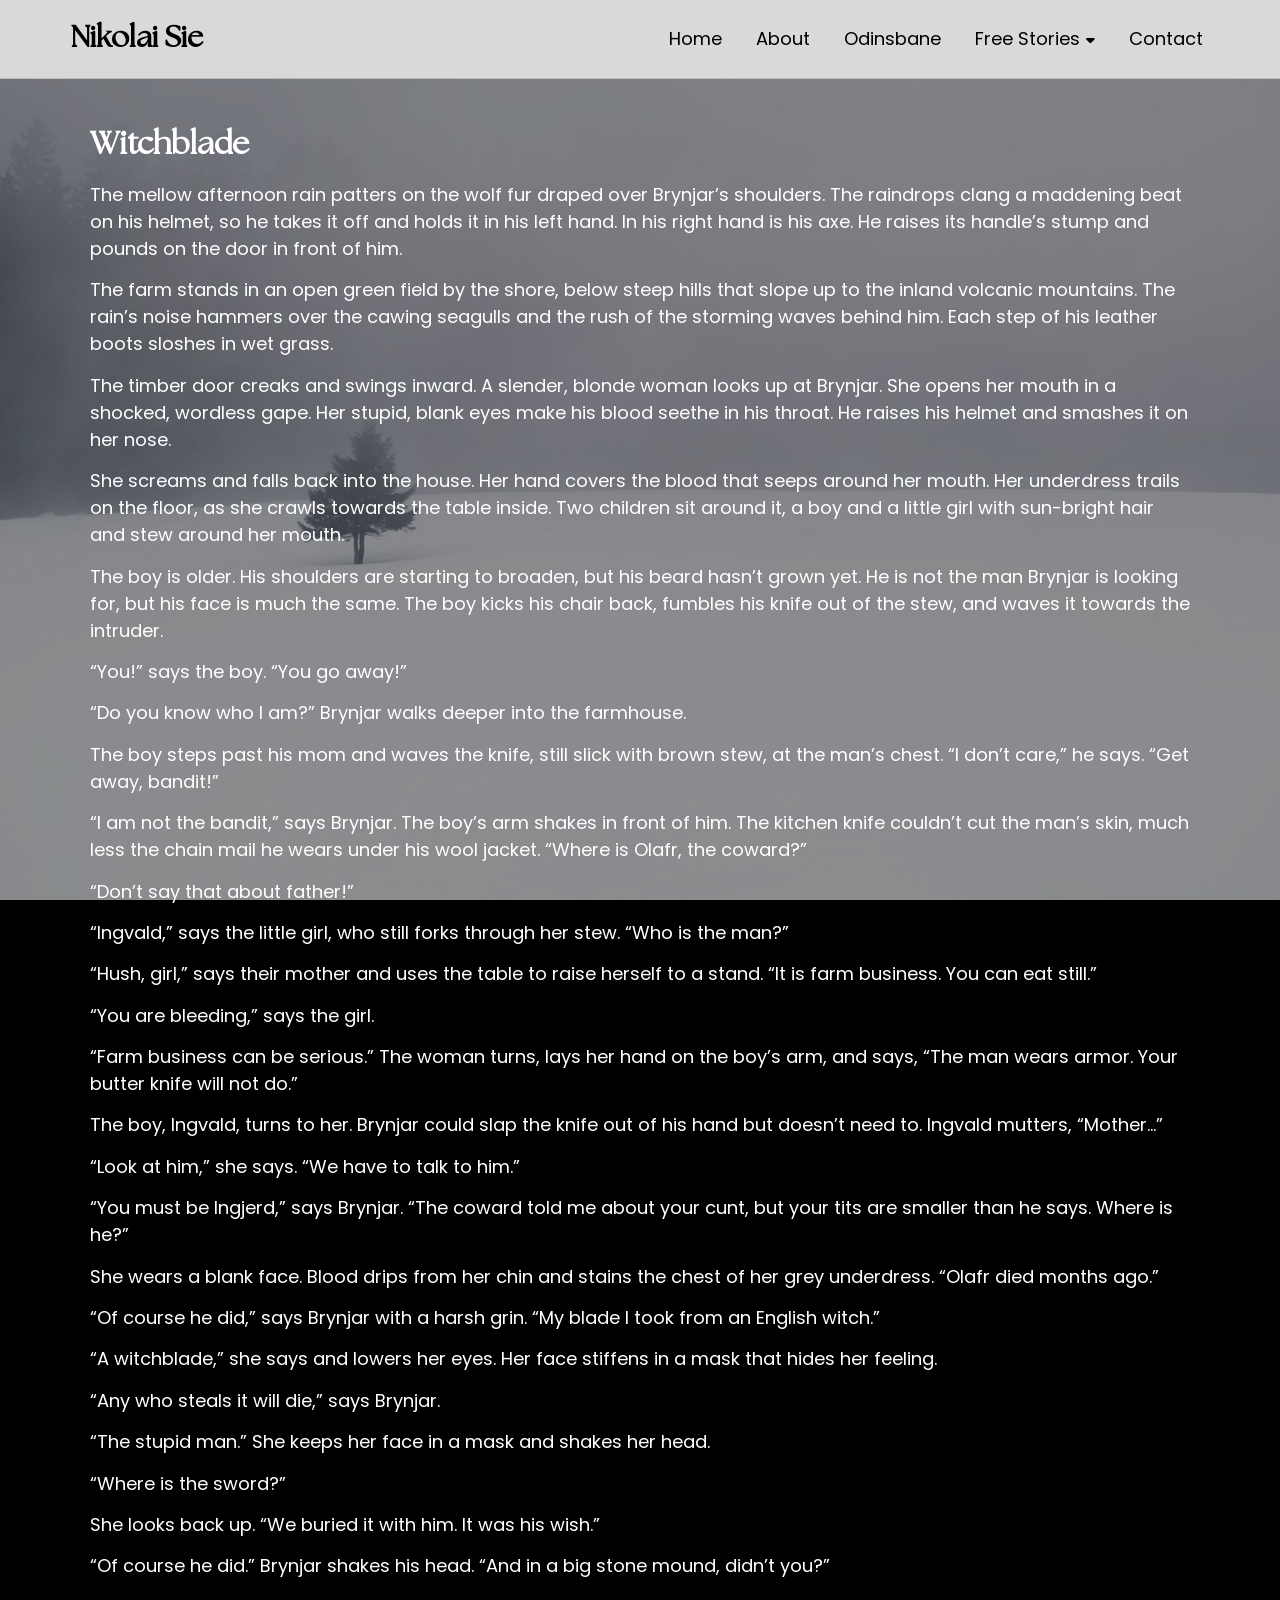
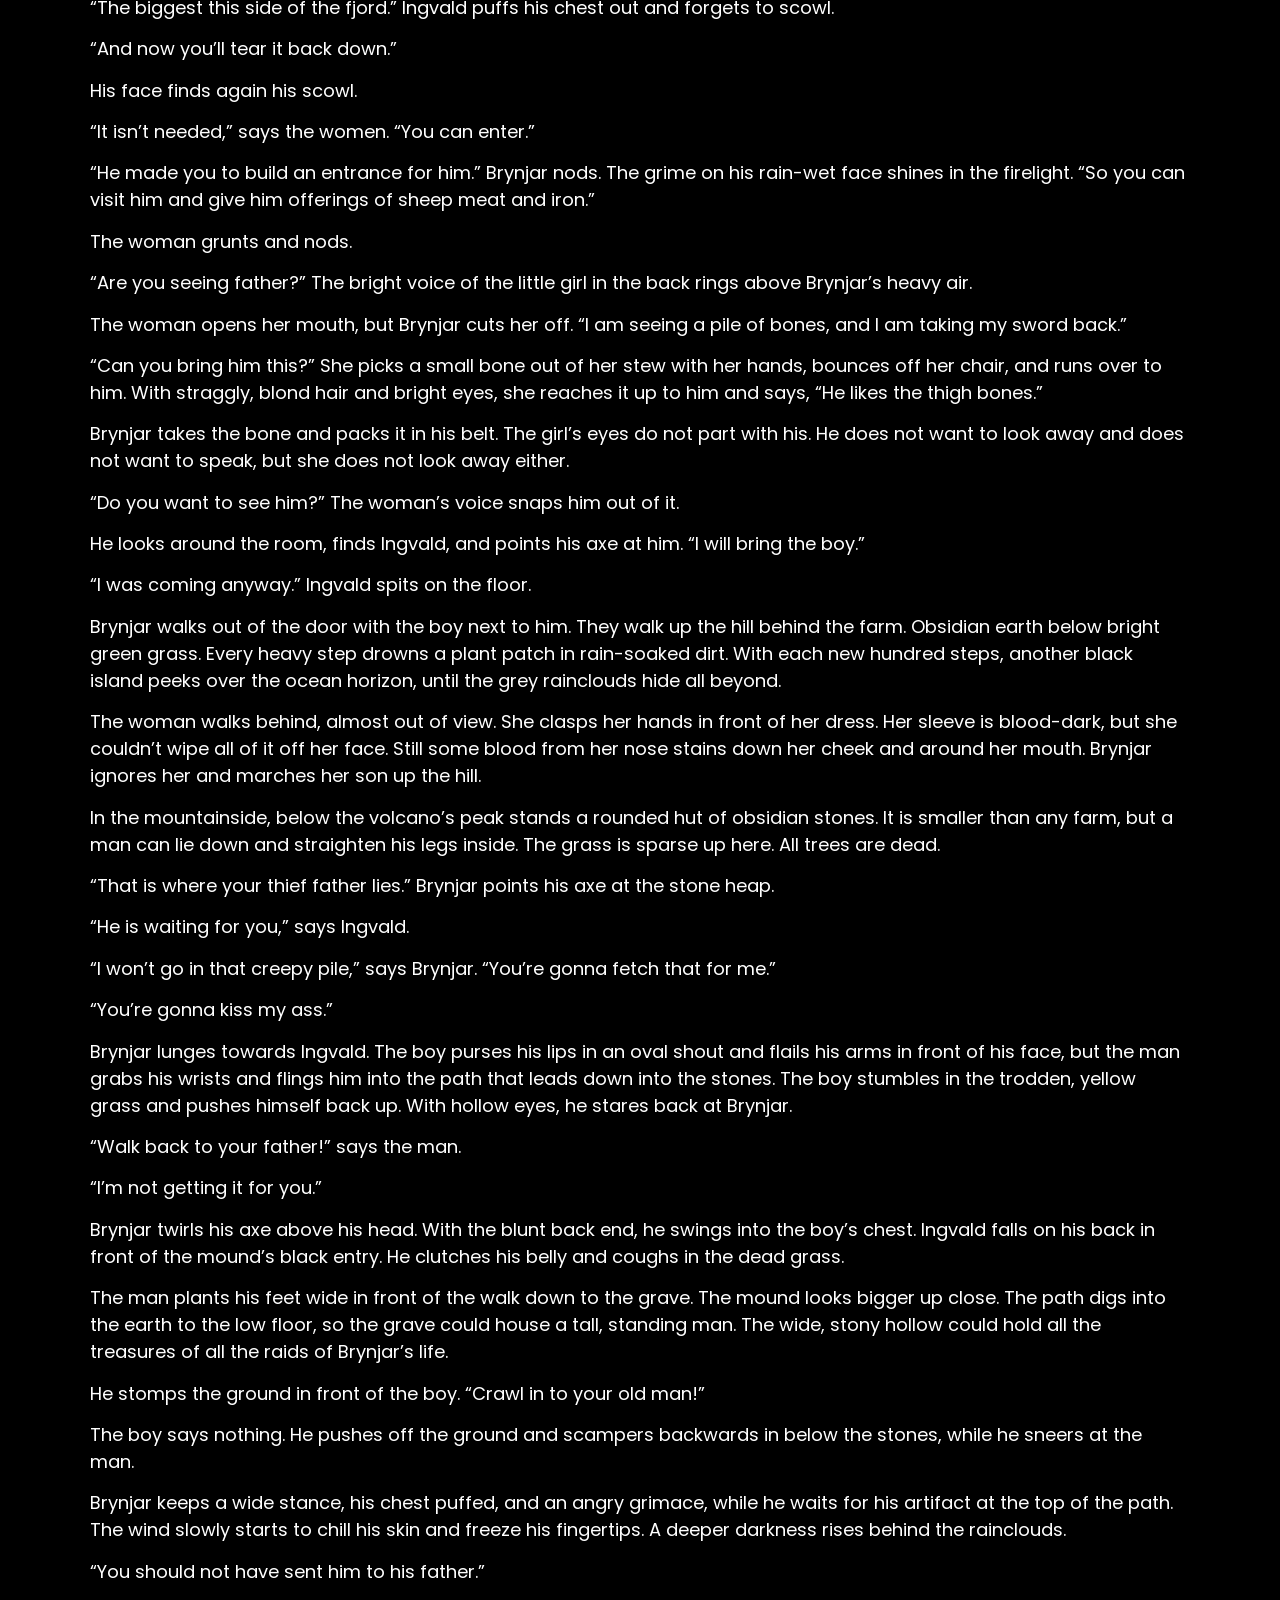
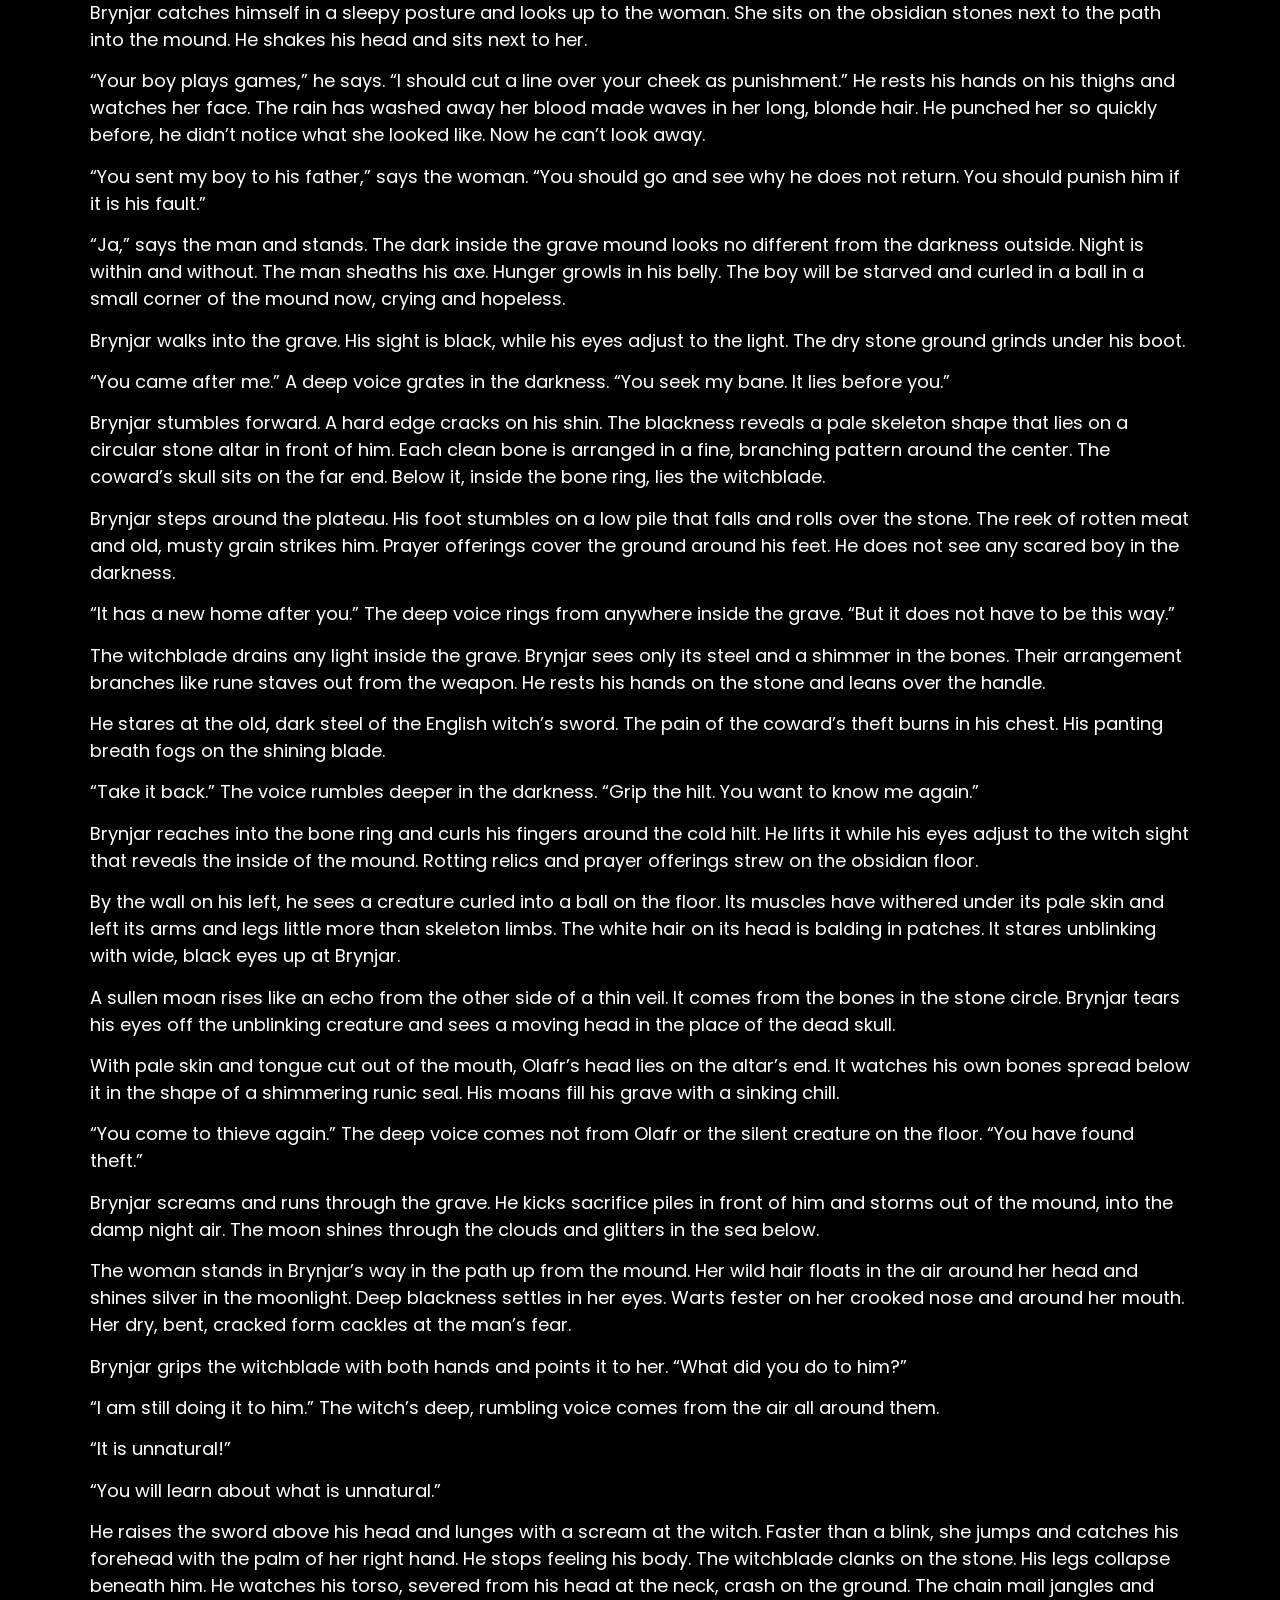
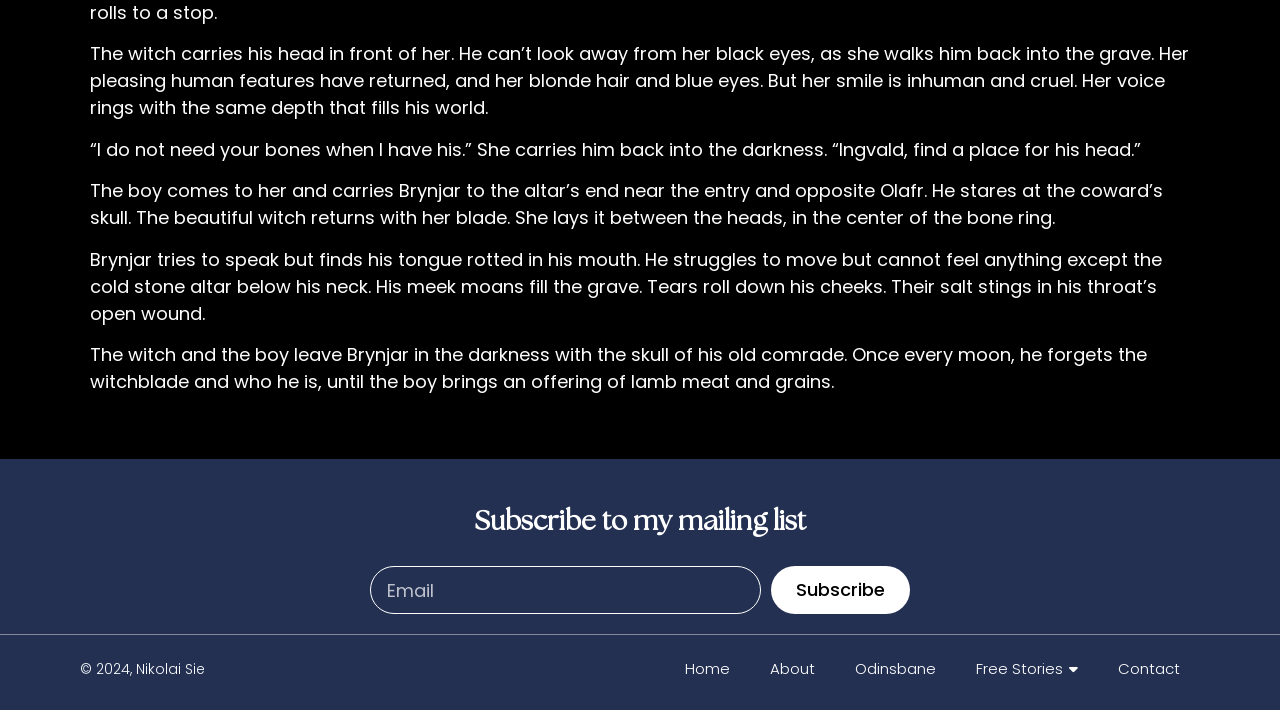
<file: free-stories/witchblade/index.html>
<!doctype html>
<html lang="en">
<head>
<meta charset="utf-8">
<meta name="viewport" content="width=device-width, initial-scale=1">
<title>Witchblade - Nikolai Sie</title>
<meta name="description" content="Nikolai Sie writes Norse fantasy. Odinsbane is out now.">
<link rel="icon" href="/assets/img/favicon.png">
<link rel="preconnect" href="https://fonts.googleapis.com">
<link rel="preconnect" href="https://fonts.gstatic.com" crossorigin>
<link rel="stylesheet" href="https://fonts.googleapis.com/css2?family=Poppins:wght@300;400;500;600;700&amp;display=swap">
<link rel="stylesheet" href="https://cdnjs.cloudflare.com/ajax/libs/font-awesome/6.5.2/css/all.min.css">
<link rel="stylesheet" href="/assets/style.css">
<script src="/assets/site.js" defer></script>
</head>
<body>
<a class="skip" href="#content">Skip to content</a>
<header class="site-header">
  <div class="wrap header-inner">
    <a class="brand" href="/">Nikolai Sie</a>
    <button class="menu-toggle" aria-label="Menu" aria-expanded="false" aria-controls="nav"><span></span><span></span><span></span></button>
    <nav id="nav" class="nav">
      <ul>
        <li><a href="/">Home</a></li>
        <li><a href="/#bio">About</a></li>
        <li><a href="/odinsbane/">Odinsbane</a></li>
        <li class="has-sub"><a href="#" aria-haspopup="true">Free Stories<i class="fas fa-caret-down" aria-hidden="true"></i></a>
          <ul>
            <li><a href="/free-stories/jotunheist/">Jotunheist</a></li>
            <li><a href="/free-stories/witchblade/">Witchblade</a></li>
          </ul>
        </li>
        <li><a href="/contact/">Contact</a></li>
      </ul>
    </nav>
  </div>
</header>
<main id="content">
<section class="hero hero-short">
  <div class="wrap story">
    <h2 class="page-title">Witchblade</h2>
    <p>The mellow afternoon rain patters on the wolf fur draped over Brynjar&#8217;s shoulders. The raindrops clang a maddening beat on his helmet, so he takes it off and holds it in his left hand. In his right hand is his axe. He raises its handle&#8217;s stump and pounds on the door in front of him.</p>
<p>The farm stands in an open green field by the shore, below steep hills that slope up to the inland volcanic mountains. The rain&#8217;s noise hammers over the cawing seagulls and the rush of the storming waves behind him. Each step of his leather boots sloshes in wet grass.</p>
<p>The timber door creaks and swings inward. A slender, blonde woman looks up at Brynjar. She opens her mouth in a shocked, wordless gape. Her stupid, blank eyes make his blood seethe in his throat. He raises his helmet and smashes it on her nose.</p>
<p>She screams and falls back into the house. Her hand covers the blood that seeps around her mouth. Her underdress trails on the floor, as she crawls towards the table inside. Two children sit around it, a boy and a little girl with sun-bright hair and stew around her mouth.</p>
<p>The boy is older. His shoulders are starting to broaden, but his beard hasn&#8217;t grown yet. He is not the man Brynjar is looking for, but his face is much the same. The boy kicks his chair back, fumbles his knife out of the stew, and waves it towards the intruder.</p>
<p>&#8220;You!&#8221; says the boy. &#8220;You go away!&#8221;</p>
<p>&#8220;Do you know who I am?&#8221; Brynjar walks deeper into the farmhouse.</p>
<p>The boy steps past his mom and waves the knife, still slick with brown stew, at the man&#8217;s chest. &#8220;I don&#8217;t care,&#8221; he says. &#8220;Get away, bandit!&#8221;</p>
<p>&#8220;I am not the bandit,&#8221; says Brynjar. The boy&#8217;s arm shakes in front of him. The kitchen knife couldn&#8217;t cut the man&#8217;s skin, much less the chain mail he wears under his wool jacket. &#8220;Where is Olafr, the coward?&#8221;</p>
<p>&#8220;Don&#8217;t say that about father!&#8221;</p>
<p>&#8220;Ingvald,&#8221; says the little girl, who still forks through her stew. &#8220;Who is the man?&#8221;</p>
<p>&#8220;Hush, girl,&#8221; says their mother and uses the table to raise herself to a stand. &#8220;It is farm business. You can eat still.&#8221;</p>
<p>&#8220;You are bleeding,&#8221; says the girl.</p>
<p>&#8220;Farm business can be serious.&#8221; The woman turns, lays her hand on the boy&#8217;s arm, and says, &#8220;The man wears armor. Your butter knife will not do.&#8221;</p>
<p>The boy, Ingvald, turns to her. Brynjar could slap the knife out of his hand but doesn&#8217;t need to. Ingvald mutters, &#8220;Mother&#8230;&#8221;</p>
<p>&#8220;Look at him,&#8221; she says. &#8220;We have to talk to him.&#8221;</p>
<p>&#8220;You must be Ingjerd,&#8221; says Brynjar. &#8220;The coward told me about your cunt, but your tits are smaller than he says. Where is he?&#8221;</p>
<p>She wears a blank face. Blood drips from her chin and stains the chest of her grey underdress. &#8220;Olafr died months ago.&#8221;</p>
<p>&#8220;Of course he did,&#8221; says Brynjar with a harsh grin. &#8220;My blade I took from an English witch.&#8221;</p>
<p>&#8220;A witchblade,&#8221; she says and lowers her eyes. Her face stiffens in a mask that hides her feeling.</p>
<p>&#8220;Any who steals it will die,&#8221; says Brynjar.</p>
<p>&#8220;The stupid man.&#8221; She keeps her face in a mask and shakes her head.</p>
<p>&#8220;Where is the sword?&#8221;</p>
<p>She looks back up. &#8220;We buried it with him. It was his wish.&#8221;</p>
<p>&#8220;Of course he did.&#8221; Brynjar shakes his head. &#8220;And in a big stone mound, didn&#8217;t you?&#8221;</p>
<p>&#8220;The biggest this side of the fjord.&#8221; Ingvald puffs his chest out and forgets to scowl.</p>
<p>&#8220;And now you&#8217;ll tear it back down.&#8221;</p>
<p>His face finds again his scowl.</p>
<p>&#8220;It isn&#8217;t needed,&#8221; says the women. &#8220;You can enter.&#8221;</p>
<p>&#8220;He made you to build an entrance for him.&#8221; Brynjar nods. The grime on his rain-wet face shines in the firelight. &#8220;So you can visit him and give him offerings of sheep meat and iron.&#8221;</p>
<p>The woman grunts and nods.</p>
<p>&#8220;Are you seeing father?&#8221; The bright voice of the little girl in the back rings above Brynjar&#8217;s heavy air.</p>
<p>The woman opens her mouth, but Brynjar cuts her off. &#8220;I am seeing a pile of bones, and I am taking my sword back.&#8221;</p>
<p>&#8220;Can you bring him this?&#8221; She picks a small bone out of her stew with her hands, bounces off her chair, and runs over to him. With straggly, blond hair and bright eyes, she reaches it up to him and says, &#8220;He likes the thigh bones.&#8221;</p>
<p>Brynjar takes the bone and packs it in his belt. The girl&#8217;s eyes do not part with his. He does not want to look away and does not want to speak, but she does not look away either.</p>
<p>&#8220;Do you want to see him?&#8221; The woman&#8217;s voice snaps him out of it.</p>
<p>He looks around the room, finds Ingvald, and points his axe at him. &#8220;I will bring the boy.&#8221;</p>
<p>&#8220;I was coming anyway.&#8221; Ingvald spits on the floor.</p>
<p>Brynjar walks out of the door with the boy next to him. They walk up the hill behind the farm. Obsidian earth below bright green grass. Every heavy step drowns a plant patch in rain-soaked dirt. With each new hundred steps, another black island peeks over the ocean horizon, until the grey rainclouds hide all beyond.</p>
<p>The woman walks behind, almost out of view. She clasps her hands in front of her dress. Her sleeve is blood-dark, but she couldn&#8217;t wipe all of it off her face. Still some blood from her nose stains down her cheek and around her mouth. Brynjar ignores her and marches her son up the hill.</p>
<p>In the mountainside, below the volcano&#8217;s peak stands a rounded hut of obsidian stones. It is smaller than any farm, but a man can lie down and straighten his legs inside. The grass is sparse up here. All trees are dead.</p>
<p>&#8220;That is where your thief father lies.&#8221; Brynjar points his axe at the stone heap.</p>
<p>&#8220;He is waiting for you,&#8221; says Ingvald.</p>
<p>&#8220;I won&#8217;t go in that creepy pile,&#8221; says Brynjar. &#8220;You&#8217;re gonna fetch that for me.&#8221;</p>
<p>&#8220;You&#8217;re gonna kiss my ass.&#8221;</p>
<p>Brynjar lunges towards Ingvald. The boy purses his lips in an oval shout and flails his arms in front of his face, but the man grabs his wrists and flings him into the path that leads down into the stones. The boy stumbles in the trodden, yellow grass and pushes himself back up. With hollow eyes, he stares back at Brynjar.</p>
<p>&#8220;Walk back to your father!&#8221; says the man.</p>
<p>&#8220;I&#8217;m not getting it for you.&#8221;</p>
<p>Brynjar twirls his axe above his head. With the blunt back end, he swings into the boy&#8217;s chest. Ingvald falls on his back in front of the mound&#8217;s black entry. He clutches his belly and coughs in the dead grass.</p>
<p>The man plants his feet wide in front of the walk down to the grave. The mound looks bigger up close. The path digs into the earth to the low floor, so the grave could house a tall, standing man. The wide, stony hollow could hold all the treasures of all the raids of Brynjar&#8217;s life.</p>
<p>He stomps the ground in front of the boy. &#8220;Crawl in to your old man!&#8221;</p>
<p>The boy says nothing. He pushes off the ground and scampers backwards in below the stones, while he sneers at the man.</p>
<p>Brynjar keeps a wide stance, his chest puffed, and an angry grimace, while he waits for his artifact at the top of the path. The wind slowly starts to chill his skin and freeze his fingertips. A deeper darkness rises behind the rainclouds.</p>
<p>&#8220;You should not have sent him to his father.&#8221;</p>
<p>Brynjar catches himself in a sleepy posture and looks up to the woman. She sits on the obsidian stones next to the path into the mound. He shakes his head and sits next to her.</p>
<p>&#8220;Your boy plays games,&#8221; he says. &#8220;I should cut a line over your cheek as punishment.&#8221; He rests his hands on his thighs and watches her face. The rain has washed away her blood made waves in her long, blonde hair. He punched her so quickly before, he didn&#8217;t notice what she looked like. Now he can&#8217;t look away.</p>
<p>&#8220;You sent my boy to his father,&#8221; says the woman. &#8220;You should go and see why he does not return. You should punish him if it is his fault.&#8221;</p>
<p>&#8220;Ja,&#8221; says the man and stands. The dark inside the grave mound looks no different from the darkness outside. Night is within and without. The man sheaths his axe. Hunger growls in his belly. The boy will be starved and curled in a ball in a small corner of the mound now, crying and hopeless.</p>
<p>Brynjar walks into the grave. His sight is black, while his eyes adjust to the light. The dry stone ground grinds under his boot.</p>
<p>&#8220;You came after me.&#8221; A deep voice grates in the darkness. &#8220;You seek my bane. It lies before you.&#8221;</p>
<p>Brynjar stumbles forward. A hard edge cracks on his shin. The blackness reveals a pale skeleton shape that lies on a circular stone altar in front of him. Each clean bone is arranged in a fine, branching pattern around the center. The coward&#8217;s skull sits on the far end. Below it, inside the bone ring, lies the witchblade.</p>
<p>Brynjar steps around the plateau. His foot stumbles on a low pile that falls and rolls over the stone. The reek of rotten meat and old, musty grain strikes him. Prayer offerings cover the ground around his feet. He does not see any scared boy in the darkness.</p>
<p>&#8220;It has a new home after you.&#8221; The deep voice rings from anywhere inside the grave. &#8220;But it does not have to be this way.&#8221;</p>
<p>The witchblade drains any light inside the grave. Brynjar sees only its steel and a shimmer in the bones. Their arrangement branches like rune staves out from the weapon. He rests his hands on the stone and leans over the handle.</p>
<p>He stares at the old, dark steel of the English witch&#8217;s sword. The pain of the coward&#8217;s theft burns in his chest. His panting breath fogs on the shining blade.</p>
<p>&#8220;Take it back.&#8221; The voice rumbles deeper in the darkness. &#8220;Grip the hilt. You want to know me again.&#8221;</p>
<p>Brynjar reaches into the bone ring and curls his fingers around the cold hilt. He lifts it while his eyes adjust to the witch sight that reveals the inside of the mound. Rotting relics and prayer offerings strew on the obsidian floor.</p>
<p>By the wall on his left, he sees a creature curled into a ball on the floor. Its muscles have withered under its pale skin and left its arms and legs little more than skeleton limbs. The white hair on its head is balding in patches. It stares unblinking with wide, black eyes up at Brynjar.</p>
<p>A sullen moan rises like an echo from the other side of a thin veil. It comes from the bones in the stone circle. Brynjar tears his eyes off the unblinking creature and sees a moving head in the place of the dead skull.</p>
<p>With pale skin and tongue cut out of the mouth, Olafr&#8217;s head lies on the altar&#8217;s end. It watches his own bones spread below it in the shape of a shimmering runic seal. His moans fill his grave with a sinking chill.</p>
<p>&#8220;You come to thieve again.&#8221; The deep voice comes not from Olafr or the silent creature on the floor. &#8220;You have found theft.&#8221;</p>
<p>Brynjar screams and runs through the grave. He kicks sacrifice piles in front of him and storms out of the mound, into the damp night air. The moon shines through the clouds and glitters in the sea below.</p>
<p>The woman stands in Brynjar&#8217;s way in the path up from the mound. Her wild hair floats in the air around her head and shines silver in the moonlight. Deep blackness settles in her eyes. Warts fester on her crooked nose and around her mouth. Her dry, bent, cracked form cackles at the man&#8217;s fear.</p>
<p>Brynjar grips the witchblade with both hands and points it to her. &#8220;What did you do to him?&#8221;</p>
<p>&#8220;I am still doing it to him.&#8221; The witch&#8217;s deep, rumbling voice comes from the air all around them.</p>
<p>&#8220;It is unnatural!&#8221;</p>
<p>&#8220;You will learn about what is unnatural.&#8221;</p>
<p>He raises the sword above his head and lunges with a scream at the witch. Faster than a blink, she jumps and catches his forehead with the palm of her right hand. He stops feeling his body. The witchblade clanks on the stone. His legs collapse beneath him. He watches his torso, severed from his head at the neck, crash on the ground. The chain mail jangles and rolls to a stop.</p>
<p>The witch carries his head in front of her. He can&#8217;t look away from her black eyes, as she walks him back into the grave. Her pleasing human features have returned, and her blonde hair and blue eyes. But her smile is inhuman and cruel. Her voice rings with the same depth that fills his world.</p>
<p>&#8220;I do not need your bones when I have his.&#8221; She carries him back into the darkness. &#8220;Ingvald, find a place for his head.&#8221;</p>
<p>The boy comes to her and carries Brynjar to the altar&#8217;s end near the entry and opposite Olafr. He stares at the coward&#8217;s skull. The beautiful witch returns with her blade. She lays it between the heads, in the center of the bone ring.</p>
<p>Brynjar tries to speak but finds his tongue rotted in his mouth. He struggles to move but cannot feel anything except the cold stone altar below his neck. His meek moans fill the grave. Tears roll down his cheeks. Their salt stings in his throat&#8217;s open wound.</p>
<p>The witch and the boy leave Brynjar in the darkness with the skull of his old comrade. Once every moon, he forgets the witchblade and who he is, until the boy brings an offering of lamb meat and grains.</p>
  </div>
</section>
</main>
<section class="subscribe">
  <div class="wrap">
    <h2 class="fade-in">Subscribe to my mailing list</h2>
    <form class="sub-form" method="post" action="#" name="subscribe">
      <input type="email" name="email" placeholder="Email" required aria-label="Email">
      <button type="submit">Subscribe</button>
    </form>
  </div>
</section>
<footer class="site-footer">
  <div class="wrap footer-inner">
    <p>&copy; 2024, Nikolai Sie</p>
    <nav class="footer-nav">
      <ul>
        <li><a href="/">Home</a></li>
        <li><a href="/#bio">About</a></li>
        <li><a href="/odinsbane/">Odinsbane</a></li>
        <li class="has-sub"><a href="#" aria-haspopup="true">Free Stories<i class="fas fa-caret-down" aria-hidden="true"></i></a>
          <ul>
            <li><a href="/free-stories/jotunheist/">Jotunheist</a></li>
            <li><a href="/free-stories/witchblade/">Witchblade</a></li>
          </ul>
        </li>
        <li><a href="/contact/">Contact</a></li>
      </ul>
    </nav>
  </div>
</footer>
</body>
</html>
</file>
<file: assets/style.css>
@font-face {
  font-family: "season";
  src: url("/assets/fonts/season.woff2") format("woff2");
  font-display: swap;
}

:root {
  --black: #000;
  --text: #333;
  --accent: #233052;
  --light: #f8fafc;
  --white: #fff;
  --max: 1140px;
}

* { box-sizing: border-box; }

html { scroll-behavior: smooth; scroll-padding-top: 80px; }

body {
  margin: 0;
  font: 400 18px/1.5 "Poppins", sans-serif;
  color: var(--text);
  background: var(--black);
}

img { max-width: 100%; height: auto; display: block; }
a { color: inherit; }
p { margin: 0 0 20px; }

h1, h2, h3, h4, h5, h6 { font-family: "season", "Poppins", sans-serif; font-weight: 600; margin: 0 0 20px; }

.wrap { max-width: var(--max); margin: 0 auto; padding: 0 10px; }
.narrow { max-width: 800px; }

.skip { position: absolute; left: -9999px; }
.skip:focus { left: 10px; top: 10px; background: var(--white); padding: 8px 12px; z-index: 100; }

/* Header */
.site-header {
  position: sticky; top: 0; z-index: 50;
  background: rgba(255, 255, 255, .85);
  border-bottom: 1px solid rgba(51, 51, 51, .18);
  padding: 10px 0;
}
.header-inner { display: flex; align-items: center; justify-content: space-between; padding: 0; }
.brand { text-decoration: none; color: var(--black); font: 700 30px/1 "season", "Poppins", sans-serif; }

.nav > ul { list-style: none; margin: 0; padding: 0; display: flex; gap: 20px; }
.nav > ul > li > a {
  position: relative; display: block;
  padding: 15px 7px; text-decoration: none;
  color: var(--black); font-size: 18px; line-height: 28px;
  transition: color .2s;
}
.nav > ul > li > a::after {
  content: ""; position: absolute; left: 7px; right: 7px; bottom: 13px;
  height: 2px; background: var(--accent);
  transform: scaleX(0); transition: transform .2s;
}
.nav > ul > li > a:hover, .nav > ul > li > a:focus-visible { color: var(--accent); }
.nav > ul > li > a:hover::after, .nav > ul > li > a:focus-visible::after { transform: scaleX(1); }
.has-sub > a .fa-caret-down { font-size: 14px; margin-left: 6px; }

.has-sub { position: relative; }
.has-sub > ul {
  position: absolute; top: 100%; left: 0; width: 180px;
  list-style: none; margin: 0; padding: 0;
  background: var(--white); box-shadow: 0 2px 8px rgba(0, 0, 0, .08);
  opacity: 0; visibility: hidden; transition: opacity .2s, visibility .2s;
}
.has-sub:hover > ul, .has-sub:focus-within > ul { opacity: 1; visibility: visible; }
.has-sub > ul li + li { border-top: 1px solid #e8e8e8; }
.has-sub > ul a { display: block; padding: 13px 15px; font-size: 16px; color: var(--black); text-decoration: none; transition: color .2s; }
.has-sub > ul a:hover { color: var(--accent); }

.menu-toggle { display: none; background: none; border: 0; padding: 8px; cursor: pointer; }
.menu-toggle span { display: block; width: 24px; height: 2px; background: var(--black); margin: 5px 0; }

/* Hero */
.hero {
  display: flow-root;
  color: var(--white);
  background: var(--black) url("/assets/img/hero-bg.jpg") center / cover fixed no-repeat;
  padding: 100px 0 0;
}
.hero-short { padding: 50px 0; }
.hero .wrap > * { margin-left: 10px; margin-right: 10px; }
.hero-title { text-align: center; font-size: 66px; line-height: 86px; text-transform: uppercase; color: var(--white); padding-top: 20px; }

.book { display: grid; grid-template-columns: 1fr 1fr; align-items: center; }
.book > * { padding: 10px; }
.book-cover img { width: 80%; margin: 0 auto; }

.btn {
  display: inline-flex; align-items: center; justify-content: center; gap: 12px;
  width: 222px; padding: 10px; border: 0; border-radius: 555px;
  background: var(--white); color: var(--black);
  font: 400 18px/27px "Poppins", sans-serif; text-decoration: none; cursor: pointer;
  transition: background .4s, color .4s;
}
.btn i { font-size: 18px; }
.btn:hover, .btn:focus-visible { background: var(--accent); color: var(--white); }

/* About */
.about { display: grid; grid-template-columns: 1fr 1fr; align-items: center; margin: 80px auto; }
.about > * { padding: 10px; }
.about-img img { width: 75%; border-radius: 10px; }
.about-text h2 { font-size: 45px; line-height: 86px; text-align: center; color: var(--white); }
.about-text p { font-size: 20px; text-align: center; margin: 0; }

/* Stories & contact */
.page-title { font-size: 32px; line-height: 1; color: var(--white); }
.page-title.center { text-align: center; }
.story p { margin: 0 0 .8em; }

.contact { max-width: 720px; }
.contact-form .two { display: grid; grid-template-columns: 1fr 1fr; column-gap: 17px; }
.field { margin-bottom: 21px; }
.field label { display: block; padding-bottom: 12px; line-height: 1; }
.field input, .field textarea {
  width: 100%; border: 1px solid #69727d; border-radius: 3px; background: var(--white);
  font: 400 18px/1.5 "Poppins", sans-serif; color: var(--text);
}
.field input { padding: 8px 16px; min-height: 43px; }
.field textarea { padding: 5px 14px; height: 112px; resize: vertical; }
.form-btn {
  padding: 20px; border: 1px solid var(--black); border-radius: 3px;
  background: var(--white); color: var(--black);
  font: 400 18px/1 "Poppins", sans-serif; text-transform: uppercase; cursor: pointer;
  transition: background .3s, color .3s;
}
.form-btn:hover { background: var(--black); color: var(--white); }
.form-btn:disabled { opacity: .6; cursor: default; }
.form-status { margin: 16px 0 0; }
.form-status:empty { display: none; }
.honey { position: absolute; left: -9999px; }

/* Subscribe + footer */
.subscribe {
  background: var(--accent); color: var(--white); text-align: center;
  padding: 50px 0 20px; border-bottom: .4px solid rgba(255, 255, 255, .43);
}
.subscribe h2 { font-size: 27px; line-height: 1; color: var(--white); margin-bottom: 30px; }
.sub-form { display: flex; gap: 10px; max-width: 540px; margin: 0 auto; }
.sub-form input {
  flex: 1; min-width: 0; padding: 8px 16px; min-height: 43px;
  border: 1px solid var(--white); border-radius: 50px; background: transparent;
  color: var(--white); font: 400 18px "Poppins", sans-serif;
}
.sub-form input::placeholder { color: rgba(255, 255, 255, .7); }
.sub-form button {
  padding: 15px 25px; border: 0; border-radius: 50px;
  background: var(--white); color: var(--black);
  font: 500 18px/18px "Poppins", sans-serif; cursor: pointer; transition: background .3s, color .3s;
}
.sub-form button:hover { background: var(--black); color: var(--white); }

.site-footer { background: var(--accent); color: var(--light); padding: 10px 0 16px; font-weight: 300; }
.footer-inner { display: flex; justify-content: space-between; align-items: center; gap: 20px; flex-wrap: wrap; }
.footer-inner p { margin: 0; font-size: 14px; }
.footer-nav > ul { list-style: none; margin: 0; padding: 0; display: flex; flex-wrap: wrap; }
.footer-nav > ul > li > a { display: block; padding: 13px 20px; font-size: 15px; color: var(--white); text-decoration: none; }
.footer-nav > ul > li > a:hover { text-decoration: underline; }
.footer-nav .has-sub > ul { top: auto; bottom: 100%; }
.footer-nav .fa-caret-down { font-size: 12px; margin-left: 8px; }

/* Fade-in on scroll (added by site.js) */
.fade-in.pending { opacity: 0; }
.fade-in.shown { opacity: 1; transition: opacity 1.2s; }

@media (max-width: 1024px) {
  .hero-title { font-size: 44px; line-height: 1.1; text-align: start; }
  .about-text h2 { line-height: 1.1; }

  /* Mobile browsers ignore background-attachment: fixed, so the image goes on a
     fixed layer instead. clip-path keeps that layer inside the hero section. */
  .hero { position: relative; background: var(--black); clip-path: inset(0); }
  .hero::before {
    content: ""; position: fixed; top: 0; left: 0; z-index: -1;
    width: 100vw; height: 100vh; height: 100lvh;
    background: url("/assets/img/hero-bg.jpg") center / cover no-repeat;
    pointer-events: none;
  }
}

/* Portrait phones/tablets: crop to the lone tree. In hero-bg.jpg (1600x1066) the
   tree is 165px tall, centred at (466, 585). Scale it to 25% of the screen height
   and centre it on the golden-ratio point (61.8% across, 61.8% down). */
@media (max-width: 1024px) and (orientation: portrait) {
  .hero::before {
    background-size: auto 161.5vh;
    background-position: calc(61.8vw - 70.6vh) -26.8vh;
    background-size: auto 161.5lvh;
    background-position: calc(61.8vw - 70.6lvh) -26.8lvh;
  }
}

@media (max-width: 767px) {
  body { font-size: 16px; }
  .hero { padding-top: 30px; }
  .hero-title { font-size: 37px; line-height: 1.2; text-align: center; margin-top: 25px; }
  .book { grid-template-columns: 1fr; }
  .book-text { text-align: center; }
  .btn { font-size: 16px; }
  .book-cover img { width: 100%; }
  .about { grid-template-columns: 1fr; }
  .about-img img { width: 100%; }
  .about-text h2 { font-size: 37px; line-height: 1.2; }
  .about-text p { font-size: 16px; }
  .contact-form .two { grid-template-columns: 1fr; gap: 0; }
  .sub-form { flex-direction: column; }
  .footer-inner { flex-direction: column; text-align: center; }
  .footer-nav > ul { justify-content: center; }

  .header-inner { padding: 0 10px; }
  .menu-toggle { display: block; }
  .nav { display: none; position: absolute; top: 100%; left: 0; right: 0; background: var(--white); border-bottom: 1px solid rgba(51, 51, 51, .18); }
  .nav.open { display: block; }
  .nav > ul { flex-direction: column; gap: 0; padding: 10px 20px; }
  .nav > ul > li > a { padding: 10px 0; }
  .nav > ul > li > a::after { display: none; }
  .nav .has-sub > ul { position: static; width: auto; opacity: 1; visibility: visible; box-shadow: none; padding-left: 16px; }
}

.not-found { text-align: center; color: var(--white); padding-bottom: 40px; }
</file>
